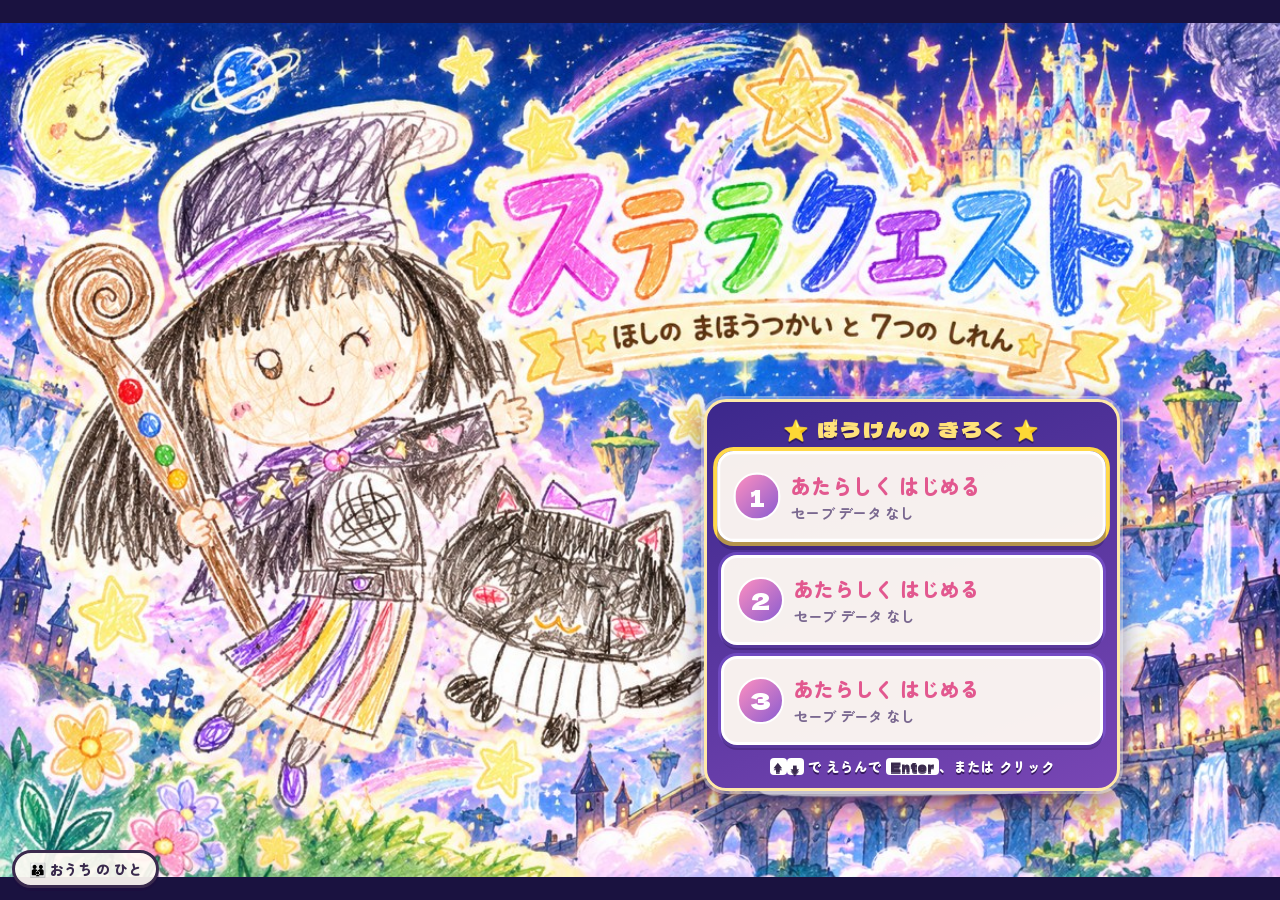
<file: index.html>
<!doctype html>
<html lang="ja">
<head>
<meta charset="utf-8">
<meta name="viewport" content="width=device-width, initial-scale=1">
<title>ステラクエスト</title>
<link rel="apple-touch-icon" href="game/icon/apple-touch-icon.png">
<link rel="icon" type="image/png" href="game/icon/favicon.png">
<meta name="apple-mobile-web-app-capable" content="yes">
<meta name="mobile-web-app-capable" content="yes">
<meta name="apple-mobile-web-app-title" content="ステラクエスト">
<meta name="apple-mobile-web-app-status-bar-style" content="black">
<meta http-equiv="refresh" content="0; url=ステラクエスト.html">
<script>location.replace('ステラクエスト.html');</script>
</head>
<body style="background:#1a1040"></body>
</html>
</file>
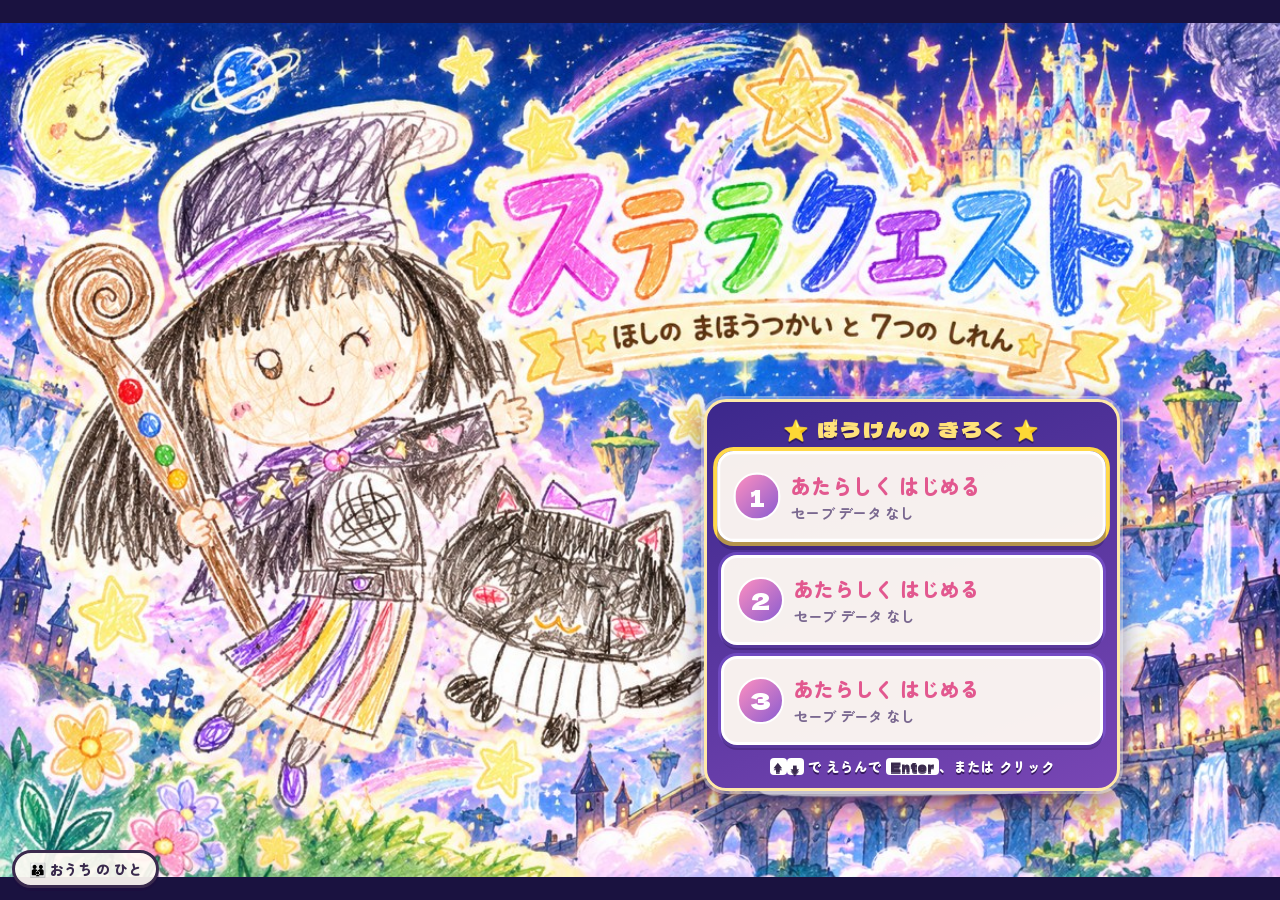
<file: ステラクエスト.html>
<!doctype html>
<html lang="ja">
<head>
<meta charset="utf-8">
<meta name="viewport" content="width=device-width, initial-scale=1, maximum-scale=1, user-scalable=no">
<title>ステラクエスト</title>
<link rel="apple-touch-icon" href="game/icon/apple-touch-icon.png">
<link rel="icon" type="image/png" href="game/icon/favicon.png">
<meta name="apple-mobile-web-app-capable" content="yes">
<meta name="mobile-web-app-capable" content="yes">
<meta name="apple-mobile-web-app-title" content="ステラクエスト">
<meta name="apple-mobile-web-app-status-bar-style" content="black">
<link rel="preconnect" href="https://fonts.googleapis.com">
<link rel="preconnect" href="https://fonts.gstatic.com" crossorigin>
<link rel="stylesheet" href="https://fonts.googleapis.com/css2?family=Dela+Gothic+One&family=Zen+Maru+Gothic:wght@500;700;900&display=swap">
<link rel="stylesheet" href="game/css/style.css">
<style>
  html, body { margin: 0; height: 100%; overflow: hidden; background: #1a1240; }
  /* タイトルの え（3:2）を がめんに おさめて、その うえに スロットを かさねる */
  .stage { position: absolute; inset: 0; display: grid; place-items: center; }
  .art { position: relative; width: min(100vw, 150vh); aspect-ratio: 3 / 2; background: center / cover no-repeat; }
  /* えに かいてある ボタン（はじめから・おわる など）を かくす パネル */
  .panel { position: absolute; left: 55%; top: 44%; width: 32.5%; height: 46%; box-sizing: border-box; padding: 1.4vmin 1.6vmin; border-radius: 22px; background: linear-gradient(160deg, #3c288c, #7846b4); border: 3px solid #ffe9a8; box-shadow: 0 0 0 3px rgba(255,255,255,.35), 0 10px 30px rgba(20,10,60,.5); display: flex; flex-direction: column; gap: 1.2vmin; }
  .panel-title { text-align: center; font-family: var(--display); font-size: 2.3vmin; color: #ffe27a; letter-spacing: .1em; text-shadow: 0 2px 0 rgba(30,10,60,.6); }
  .slots { display: flex; flex-direction: column; gap: 1.2vmin; flex: 1; }
  .slot { position: relative; flex: 1; display: flex; align-items: center; gap: 10px; padding: 1.1vmin 1.4vmin; border-radius: 16px; border: 3px solid #fff; background: rgba(255,250,243,.95); box-shadow: 0 5px 0 rgba(40,20,80,.35), 0 0 0 3px rgba(130,90,220,.55); cursor: pointer; font-family: var(--body); color: var(--ink); text-align: left; transition: transform .12s; }
  .slot:hover, .slot:focus-visible { transform: translateY(-3px) scale(1.02); outline: none; box-shadow: 0 8px 0 rgba(40,20,80,.35), 0 0 0 4px #ffd84a; }
  .slot .no { flex: none; width: 5.2vmin; height: 5.2vmin; border-radius: 50%; display: grid; place-items: center; font-family: var(--display); font-size: 2.6vmin; color: #fff; background: linear-gradient(135deg, #ff8fbf, #8a5cd1); border: 2px solid #fff; }
  .slot .info { flex: 1; min-width: 0; display: flex; flex-direction: column; gap: .2vmin; }
  .slot .l1 { font-weight: 900; font-size: 2.2vmin; white-space: nowrap; overflow: hidden; text-overflow: ellipsis; }
  .slot .l2 { font-weight: 700; font-size: 1.6vmin; color: #7a6890; white-space: nowrap; display: flex; gap: 1.2vmin; align-items: center; }
  .slot .l2 img { width: 2vmin; height: 2vmin; vertical-align: -0.3vmin; }
  .slot.empty .l1 { color: #e2588f; }
  .slot .del { flex: none; font-family: var(--body); font-weight: 900; font-size: 1.5vmin; color: #9a8aac; background: #f2edf6; border: 2px solid #d9cfe3; border-radius: 999px; padding: .6vmin 1.2vmin; cursor: pointer; }
  .slot .del:hover { color: #e8203c; border-color: #e8203c; }
  .confirm { position: absolute; inset: 0; border-radius: 13px; background: rgba(255,240,245,.98); display: flex; align-items: center; justify-content: center; gap: 1.2vmin; font-weight: 900; font-size: 1.9vmin; color: #e8203c; }
  .confirm button { font-family: var(--body); font-weight: 900; font-size: 1.8vmin; border-radius: 999px; padding: .6vmin 1.8vmin; border: 2px solid var(--ink); cursor: pointer; }
  .confirm .yes { background: #e8203c; color: #fff; }
  .confirm .no2 { background: #fff; color: var(--ink); }
  .modepick { color: var(--ink); background: rgba(240,248,255,.98); font-size: 1.5vmin; gap: .6vmin; white-space: nowrap; }
  .modepick button { font-size: 1.55vmin; padding: .6vmin 1vmin; background: #fff; color: var(--ink); white-space: nowrap; }
  .modepick button.on, .modepick button:hover { background: #ffd84a; }
  .slot .mode { display: inline-block; font-size: 1.4vmin; color: #fff; background: #8a5cd1; border-radius: 999px; padding: 0 .9vmin; margin-right: .6vmin; vertical-align: .2vmin; }
  .slot .mode.hoikuen { background: #ff8ac0; }
  .cheat-msg { text-align: center; font-weight: 900; font-size: 1.9vmin; line-height: 1.4; color: #fff3a0; background: rgba(255,120,200,.35); border: 2px dashed #ffe27a; border-radius: 12px; padding: .5vmin 1vmin; animation: popin .4s; }
  .keyhint { white-space: nowrap; text-align: center; color: #fff; font-weight: 900; font-size: 1.5vmin; text-shadow: 0 2px 0 rgba(30,10,60,.7); }
  .keyhint kbd { display: inline; min-width: 0; padding: 0 .5vmin; background: #fff; color: var(--ink); font-size: 1.3vmin; border-radius: 4px; }
</style>
</head>
<body>
<div class="stage">
  <div class="art" id="art">
    <div class="panel">
      <div class="panel-title">⭐ ぼうけんの きろく ⭐</div>
      <div class="slots" id="slots"></div>
      <div class="keyhint"><kbd>↑</kbd><kbd>↓</kbd> で えらんで <kbd>Enter</kbd>、または クリック</div>
    </div>
  </div>
</div>

<script src="game/data/stella_images.js"></script>
<script src="game/js/stella_save.js"></script>
<script>
'use strict';
const IMG = window.STELLA_IMAGES || {};
document.getElementById('art').style.backgroundImage = `url("${IMG.title}")`;
let sel = 0;

function renderSlots() {
  const box = document.getElementById('slots');
  box.innerHTML = '';
  for (let n = 1; n <= SAVE_SLOTS; n++) {
    const d = loadSlot(n);
    const b = document.createElement('div');
    b.className = 'slot' + (d ? '' : ' empty');
    b.tabIndex = 0;
    b.dataset.n = n;
    b.setAttribute('role', 'button');
    if (d) {
      const s = slotSummary(d);
      b.innerHTML = `<span class="no">${n}</span><span class="info"><span class="l1"><span class="mode ${d.mode || 'grade1'}">${s.mode}</span>${s.progress}・${s.place}</span>
        <span class="l2"><span><img src="${IMG.arca}" alt="アルカ"> ${s.arca}</span><span>⏱ ${s.time}</span><span>${s.date}</span></span></span>
        <button class="del" type="button">けす</button>`;
    } else {
      b.innerHTML = `<span class="no">${n}</span><span class="info"><span class="l1">あたらしく はじめる</span><span class="l2">セーブ データ なし</span></span>`;
    }
    b.addEventListener('click', (e) => {
      if (e.target.closest('.del')) { askDelete(b, n); e.stopPropagation(); return; }
      if (e.target.closest('.confirm')) return;
      if (d) start(n); else askMode(b, n);
    });
    b.addEventListener('mouseenter', () => focusSlot(n - 1));
    box.appendChild(b);
  }
  focusSlot(sel);
}

// セーブを けす（ブラウザの confirm は つかわず、スロットの うえで かくにん）
function askDelete(el, n) {
  if (el.querySelector('.confirm')) return;
  const c = document.createElement('div');
  c.className = 'confirm';
  c.innerHTML = 'ほんとうに けす？ <button class="yes" type="button">けす</button><button class="no2" type="button">やめる</button>';
  c.querySelector('.yes').addEventListener('click', (e) => { e.stopPropagation(); deleteSlot(n); renderSlots(); });
  c.querySelector('.no2').addEventListener('click', (e) => { e.stopPropagation(); c.remove(); });
  el.appendChild(c);
}

// あたらしく はじめる ときは モードを えらぶ（スロットの うえ）
function askMode(el, n) {
  if (el.querySelector('.confirm')) return;
  const c = document.createElement('div');
  c.className = 'confirm modepick';
  c.innerHTML = 'どっちで あそぶ？ <button class="on" type="button" data-mode="grade1">しょうがく 1ねんせい</button><button type="button" data-mode="hoikuen">ほいくえん</button>';
  c.querySelectorAll('[data-mode]').forEach((b) => b.addEventListener('click', (e) => { e.stopPropagation(); start(n, b.dataset.mode); }));
  el.appendChild(c);
}

function focusSlot(i) {
  const slots = [...document.querySelectorAll('.slot')];
  sel = (i + slots.length) % slots.length;
  slots[sel].focus({ preventScroll: true });
}

// あいている スロット → あたらしく はじめる、データあり → つづきから
// うらわざ：タイトルで ↑↑↓↓←→←→ → つぎに えらんだ ぼうけん が 9999アルカ・なんいど5 まで クリア に なる
const CHEAT_KEYS = ['ArrowUp', 'ArrowUp', 'ArrowDown', 'ArrowDown', 'ArrowLeft', 'ArrowRight', 'ArrowLeft', 'ArrowRight'];
let cheatPos = 0, cheatOn = false;
function cheatKey(key) {
  cheatPos = key === CHEAT_KEYS[cheatPos] ? cheatPos + 1 : key === CHEAT_KEYS[0] ? 1 : 0;
  if (cheatPos < CHEAT_KEYS.length || cheatOn) return;
  cheatOn = true; cheatPos = 0;
  const m = document.createElement('div');
  m.className = 'cheat-msg'; m.id = 'cheatMsg';
  m.textContent = '✨ うらわざ はつどう！ つぎに えらんだ ぼうけんは 9999アルカ・なんいど5 まで クリア！';
  document.getElementById('slots').before(m);
  [523, 659, 784, 1046].forEach((f, i) => { try { const a = new AudioContext(), o = a.createOscillator(), g = a.createGain(); o.frequency.value = f; g.gain.value = 0.08; o.connect(g); g.connect(a.destination); o.start(a.currentTime + i * 0.09); o.stop(a.currentTime + i * 0.09 + 0.12); } catch { /* おと なし */ } });
}
function start(n, mode) { location.href = `game/stella.html#slot${n}` + (mode ? `&mode=${mode}` : '') + (cheatOn ? '&cheat=1' : ''); }

addEventListener('keydown', (e) => {
  if (!e.repeat) cheatKey(e.key);
  const pickBox = document.querySelector('.modepick');
  if (pickBox) { // モードえらび：← → で えらんで Enter
    const bs = [...pickBox.querySelectorAll('button')], i = bs.findIndex((b) => b.classList.contains('on'));
    if (e.key === 'ArrowLeft' || e.key === 'ArrowRight') { bs[i].classList.remove('on'); bs[(i + 1) % 2].classList.add('on'); e.preventDefault(); }
    if (e.key === 'Enter') { bs[i].click(); e.preventDefault(); }
    if (e.key === 'Escape') pickBox.remove();
    return;
  }
  if (document.querySelector('.confirm')) return;
  if (e.key === 'ArrowDown') { focusSlot(sel + 1); e.preventDefault(); }
  if (e.key === 'ArrowUp') { focusSlot(sel - 1); e.preventDefault(); }
  if (e.key === 'Enter') { const el = document.querySelectorAll('.slot')[sel]; if (el.classList.contains('empty')) askMode(el, sel + 1); else start(sel + 1); e.preventDefault(); }
});
renderSlots();
</script>
<script src="game/js/stella_parent.js"></script>
</body>
</html>
</file>
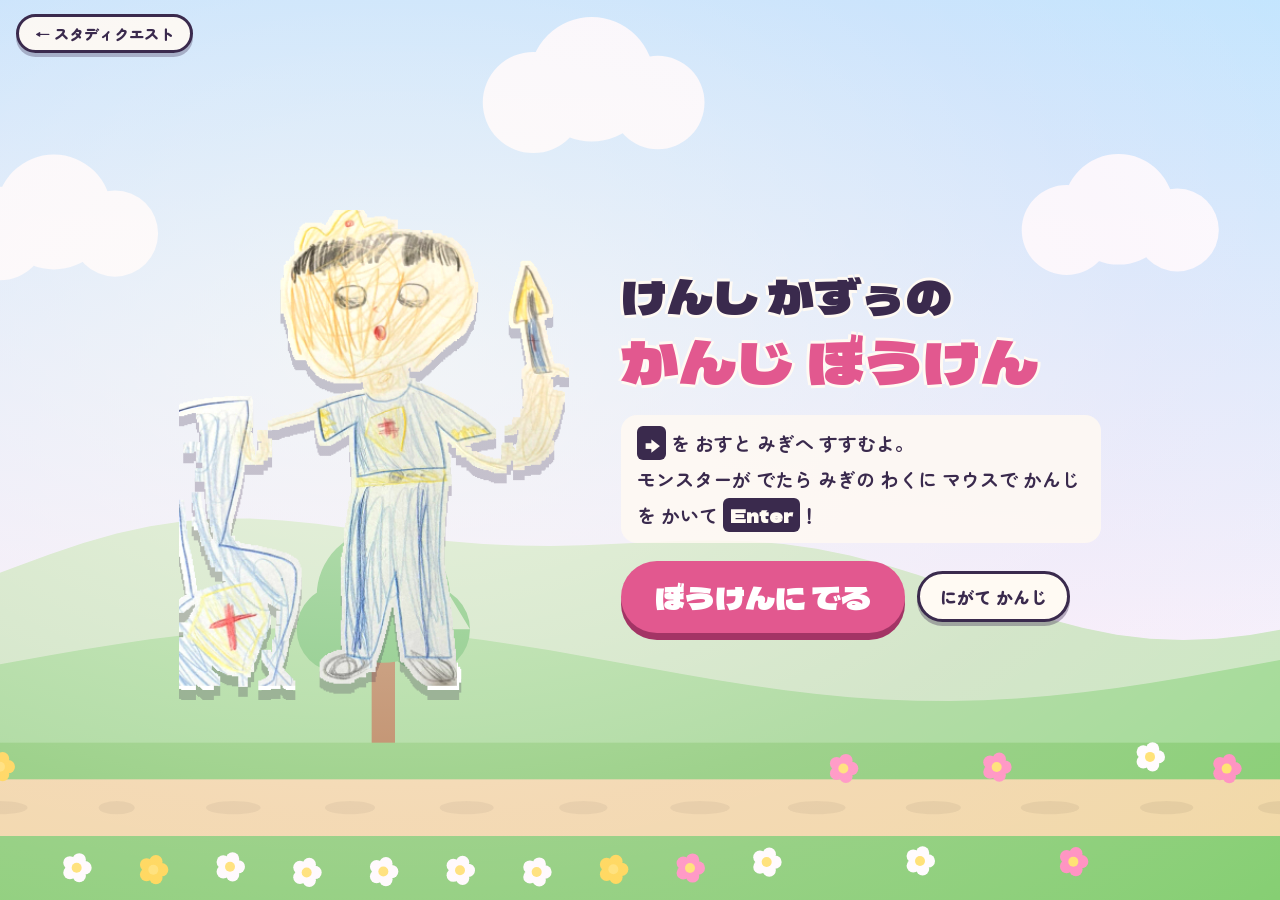
<file: game/kanji.html>
<!doctype html>
<html lang="ja">
<head>
<meta charset="utf-8">
<meta name="viewport" content="width=device-width, initial-scale=1">
<title>かずぅの かんじ ぼうけん</title>
<link rel="preconnect" href="https://fonts.googleapis.com">
<link rel="preconnect" href="https://fonts.gstatic.com" crossorigin>
<link rel="stylesheet" href="https://fonts.googleapis.com/css2?family=Dela+Gothic+One&family=Klee+One:wght@600&family=Zen+Maru+Gothic:wght@500;700;900&display=swap">
<link rel="stylesheet" href="css/style.css">
<link rel="stylesheet" href="css/kanji.css">
<script>
  // game.js（きょうつうの しくみ）に わたす せってい
  window.HERO_FOLDER = '剣士';
  window.RECORD_KEY = 'kanji-ken:records';
</script>
</head>
<body class="kanji">
<div id="game">
  <canvas id="cv"></canvas>

  <!-- 上の じょうほう -->
  <div id="hud" hidden>
    <div class="hud-box lv">
      <span class="cap">レベル</span>
      <span id="lvnum" class="lvnum">1</span>
      <span id="placeName" class="place"></span>
    </div>
    <div class="hud-box streaks">
      <div class="row"><span class="cap">ボスまで</span><span id="okmarks" class="marks"></span></div>
      <div class="row"><span class="cap">ミス</span><span id="ngmarks" class="marks"></span></div>
    </div>
    <button id="muteBtn" class="hud-btn" type="button">おと：オン</button>
  </div>
  <div id="bossNotice" class="boss-notice" hidden>ボスの けはい… すすんで みよう！</div>

  <!-- ボス しゅつげん -->
  <div id="bossWarn" class="boss-warn" hidden>
    <div class="stripe top"></div>
    <div class="warn-text">ボス しゅつげん！</div>
    <div class="stripe bottom"></div>
  </div>

  <!-- タイトル -->
  <div id="title" class="overlay title">
    <a class="back-link" href="studyquest.html">← スタディクエスト</a>
    <img id="titleChara" class="title-chara" alt="かずぅ">
    <div class="title-text">
      <h1>けんし かずぅの<br><span>かんじ ぼうけん</span></h1>
      <p><kbd>→</kbd> を おすと みぎへ すすむよ。<br>
         モンスターが でたら みぎの わくに マウスで かんじを かいて <kbd>Enter</kbd>！</p>
      <div class="title-btns">
        <button id="startBtn" class="big-btn" type="button">ぼうけんに でる</button>
        <button id="weakBtn" class="sub-btn" type="button">にがて かんじ</button>
      </div>
    </div>
  </div>

  <!-- もんだい -->
  <div id="quiz" data-avoid hidden>
    <div id="monName" class="mon-name"></div>
    <div id="wordBox" class="word-box"></div>
    <div id="qmsg" class="qmsg"></div>
    <button id="nextBtn" class="next-btn" type="button" hidden><kbd>Enter</kbd> で つぎへ</button>
  </div>

  <!-- かきとり -->
  <div id="writePad" class="write-pad" data-avoid hidden>
    <div class="pad-head"><span id="padTitle">ここに かいてね</span><span id="padCount">0かく</span></div>
    <canvas id="padCanvas"></canvas>
    <div class="pad-btns">
      <button id="undoBtn" type="button">1かく けす</button>
      <button id="clearBtn" type="button">ぜんぶ けす</button>
      <button id="hintBtn" type="button">おてほん</button>
      <button id="okBtn" class="ok" type="button">こたえる</button>
    </div>
  </div>
  <div id="pad" hidden></div><!-- けいさんの テンキー（つかわない） -->

  <button id="walkBtn" class="walk-btn" type="button" hidden>すすむ ▶</button>

  <!-- にがて かんじ -->
  <div id="weakList" class="overlay weak" hidden>
    <div class="clear-card">
      <div class="weak-title">にがて かんじ</div>
      <p class="weak-lead">まちがえた かんじ です。3かい つづけて せいかい すると「こくふく」！</p>
      <div id="weakItems" class="weak-items"></div>
      <div class="title-btns">
        <button id="weakClose" class="big-btn" type="button">とじる</button>
        <button id="weakReset" class="sub-btn" type="button">きろくを けす</button>
      </div>
    </div>
  </div>

  <!-- ゲームクリア -->
  <div id="clear" class="overlay clear" hidden>
    <div class="clear-card">
      <div class="clear-title">ゲーム クリア！</div>
      <div class="clear-chars"><img id="clearHero" alt="かずぅ"><img id="clearCat" alt="にゃんこ"></div>
      <div class="clear-stats">
        <div>まちがえた かず<b id="clearMiss">0</b></div>
        <div>クリア じかん<span id="clearTime"></span></div>
      </div>
      <div id="clearRank" class="clear-rank"></div>
      <div class="rank-head">ランキング（まちがいが すくない じゅん）</div>
      <ol id="rankList" class="rank-list"></ol>
      <button id="againBtn" class="big-btn" type="button">タイトルへ</button>
    </div>
  </div>

  <!-- レベルアップ -->
  <div id="lvup" class="fx lvup" hidden>
    <div class="fx-inner">
      <div class="fx-title" id="upTitle">レベル<br>アップ！</div>
      <img class="fx-chara" id="upChara" alt="">
      <div class="fx-sub" id="upSub"></div>
    </div>
  </div>

  <!-- やりなおし -->
  <div id="lvdown" class="fx lvdown" hidden>
    <div class="flash"></div>
    <svg class="ghost g1" viewBox="0 0 100 120" aria-hidden="true"><path d="M10 60 C10 20 90 20 90 60 L90 110 L76 98 L63 110 L50 98 L37 110 L24 98 L10 110 Z" fill="#f4eefe"/><ellipse cx="36" cy="58" rx="7" ry="10" fill="#2a1840"/><ellipse cx="64" cy="58" rx="7" ry="10" fill="#2a1840"/><ellipse cx="28" cy="74" rx="7" ry="4" fill="#ffb3d1"/><ellipse cx="72" cy="74" rx="7" ry="4" fill="#ffb3d1"/><path d="M42 80 Q50 90 58 80" stroke="#2a1840" stroke-width="4" fill="none" stroke-linecap="round"/></svg>
    <svg class="ghost g2" viewBox="0 0 100 120" aria-hidden="true"><path d="M10 60 C10 20 90 20 90 60 L90 110 L76 98 L63 110 L50 98 L37 110 L24 98 L10 110 Z" fill="#f4eefe"/><ellipse cx="36" cy="58" rx="7" ry="10" fill="#2a1840"/><ellipse cx="64" cy="58" rx="7" ry="10" fill="#2a1840"/><path d="M40 82 L60 82" stroke="#2a1840" stroke-width="4" stroke-linecap="round"/></svg>
    <div class="fx-inner">
      <div class="fx-title drip" id="downTitle">やり<br>なおし…</div>
      <img class="fx-chara shiver" id="downChara" alt="">
      <div class="fx-sub" id="downSub"></div>
    </div>
  </div>
</div>

<script src="data/images.js"></script>
<script src="data/kanji_data.js"></script>
<script src="js/sprites.js"></script>
<script src="js/game.js"></script>
<script src="js/maze.js"></script>
<script src="js/placeholders.js"></script>
<script src="js/kanji_core.js"></script>
<script src="js/kanji.js"></script>
</body>
</html>
</file>
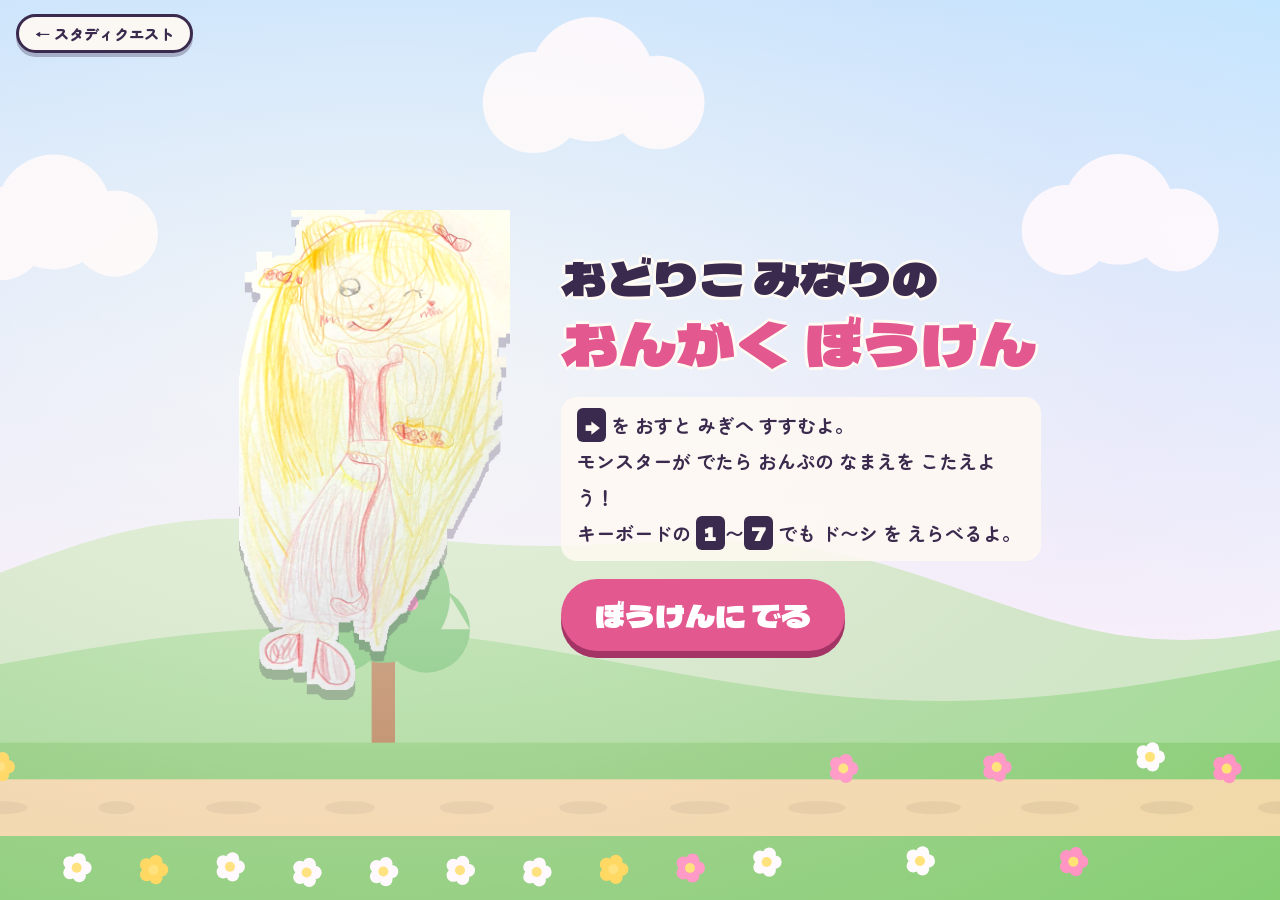
<file: game/music.html>
<!doctype html>
<html lang="ja">
<head>
<meta charset="utf-8">
<meta name="viewport" content="width=device-width, initial-scale=1">
<title>みなりの おんがく ぼうけん</title>
<link rel="preconnect" href="https://fonts.googleapis.com">
<link rel="preconnect" href="https://fonts.gstatic.com" crossorigin>
<link rel="stylesheet" href="https://fonts.googleapis.com/css2?family=Dela+Gothic+One&family=Noto+Music&family=Zen+Maru+Gothic:wght@500;700;900&display=swap">
<link rel="stylesheet" href="css/style.css">
<link rel="stylesheet" href="css/music.css">
<script>
  // game.js（きょうつうの しくみ）に わたす せってい
  window.HERO_FOLDER = '踊り子';
  window.RECORD_KEY = 'music-dancer:records';
</script>
</head>
<body class="music">
<div id="game">
  <canvas id="cv"></canvas>

  <!-- 上の じょうほう -->
  <div id="hud" hidden>
    <div class="hud-box lv">
      <span class="cap">レベル</span>
      <span id="lvnum" class="lvnum">1</span>
      <span id="placeName" class="place"></span>
    </div>
    <div class="hud-box streaks">
      <div class="row"><span class="cap">ボスまで</span><span id="okmarks" class="marks"></span></div>
      <div class="row"><span class="cap">ミス</span><span id="ngmarks" class="marks"></span></div>
    </div>
    <button id="muteBtn" class="hud-btn" type="button">おと：オン</button>
  </div>
  <div id="bossNotice" class="boss-notice" hidden>ボスの けはい… すすんで みよう！</div>

  <!-- ボス しゅつげん -->
  <div id="bossWarn" class="boss-warn" hidden>
    <div class="stripe top"></div>
    <div class="warn-text">ボス しゅつげん！</div>
    <div class="stripe bottom"></div>
  </div>

  <!-- タイトル -->
  <div id="title" class="overlay title">
    <a class="back-link" href="studyquest.html">← スタディクエスト</a>
    <img id="titleChara" class="title-chara" alt="みなり">
    <div class="title-text">
      <h1>おどりこ みなりの<br><span>おんがく ぼうけん</span></h1>
      <p><kbd>→</kbd> を おすと みぎへ すすむよ。<br>
         モンスターが でたら おんぷの なまえを こたえよう！<br>
         キーボードの <kbd>1</kbd>〜<kbd>7</kbd> でも ド〜シ を えらべるよ。</p>
      <button id="startBtn" class="big-btn" type="button">ぼうけんに でる</button>
    </div>
  </div>

  <!-- もんだい -->
  <div id="quiz" data-avoid hidden>
    <div id="monName" class="mon-name"></div>
    <div id="songTitle" class="song-title"></div>
    <div id="staffBox" class="staff-box"></div>
    <div id="mInstr" class="m-instr"></div>
    <div id="qmsg" class="qmsg"></div>
    <button id="nextBtn" class="next-btn" type="button" hidden><kbd>Enter</kbd> で つぎへ</button>
  </div>

  <!-- こたえる ボタン -->
  <div id="answerBar" class="answer-bar" data-avoid hidden>
    <div id="noteKeys" class="note-keys"></div>
    <div class="bar-side">
      <button id="replayBtn" type="button">♪ もういちど きく</button>
      <button id="placeOk" class="ok" type="button">こたえる</button>
    </div>
  </div>
  <div id="pad" hidden></div><!-- けいさんの テンキー（つかわない） -->

  <button id="walkBtn" class="walk-btn" type="button" hidden>すすむ ▶</button>

  <!-- ゲームクリア -->
  <div id="clear" class="overlay clear" hidden>
    <div class="clear-card">
      <div class="clear-title">ゲーム クリア！</div>
      <div class="clear-chars"><img id="clearHero" alt="みなり"><img id="clearCat" alt="にゃんこ"></div>
      <div class="clear-stats">
        <div>まちがえた かず<b id="clearMiss">0</b></div>
        <div>クリア じかん<span id="clearTime"></span></div>
      </div>
      <div id="clearRank" class="clear-rank"></div>
      <div class="rank-head">ランキング（まちがいが すくない じゅん）</div>
      <ol id="rankList" class="rank-list"></ol>
      <button id="againBtn" class="big-btn" type="button">タイトルへ</button>
    </div>
  </div>

  <!-- レベルアップ -->
  <div id="lvup" class="fx lvup" hidden>
    <div class="fx-inner">
      <div class="fx-title" id="upTitle">レベル<br>アップ！</div>
      <img class="fx-chara" id="upChara" alt="">
      <div class="fx-sub" id="upSub"></div>
    </div>
  </div>

  <!-- やりなおし -->
  <div id="lvdown" class="fx lvdown" hidden>
    <div class="flash"></div>
    <svg class="ghost g1" viewBox="0 0 100 120" aria-hidden="true"><path d="M10 60 C10 20 90 20 90 60 L90 110 L76 98 L63 110 L50 98 L37 110 L24 98 L10 110 Z" fill="#f4eefe"/><ellipse cx="36" cy="58" rx="7" ry="10" fill="#2a1840"/><ellipse cx="64" cy="58" rx="7" ry="10" fill="#2a1840"/><ellipse cx="28" cy="74" rx="7" ry="4" fill="#ffb3d1"/><ellipse cx="72" cy="74" rx="7" ry="4" fill="#ffb3d1"/><path d="M42 80 Q50 90 58 80" stroke="#2a1840" stroke-width="4" fill="none" stroke-linecap="round"/></svg>
    <svg class="ghost g2" viewBox="0 0 100 120" aria-hidden="true"><path d="M10 60 C10 20 90 20 90 60 L90 110 L76 98 L63 110 L50 98 L37 110 L24 98 L10 110 Z" fill="#f4eefe"/><ellipse cx="36" cy="58" rx="7" ry="10" fill="#2a1840"/><ellipse cx="64" cy="58" rx="7" ry="10" fill="#2a1840"/><path d="M40 82 L60 82" stroke="#2a1840" stroke-width="4" stroke-linecap="round"/></svg>
    <div class="fx-inner">
      <div class="fx-title drip" id="downTitle">やり<br>なおし…</div>
      <img class="fx-chara shiver" id="downChara" alt="">
      <div class="fx-sub" id="downSub"></div>
    </div>
  </div>
</div>

<script src="data/images.js"></script>
<script src="js/sprites.js"></script>
<script src="js/game.js"></script>
<script src="js/maze.js"></script>
<script src="js/placeholders.js"></script>
<script src="js/music_core.js"></script>
<script src="js/music.js"></script>
</body>
</html>
</file>
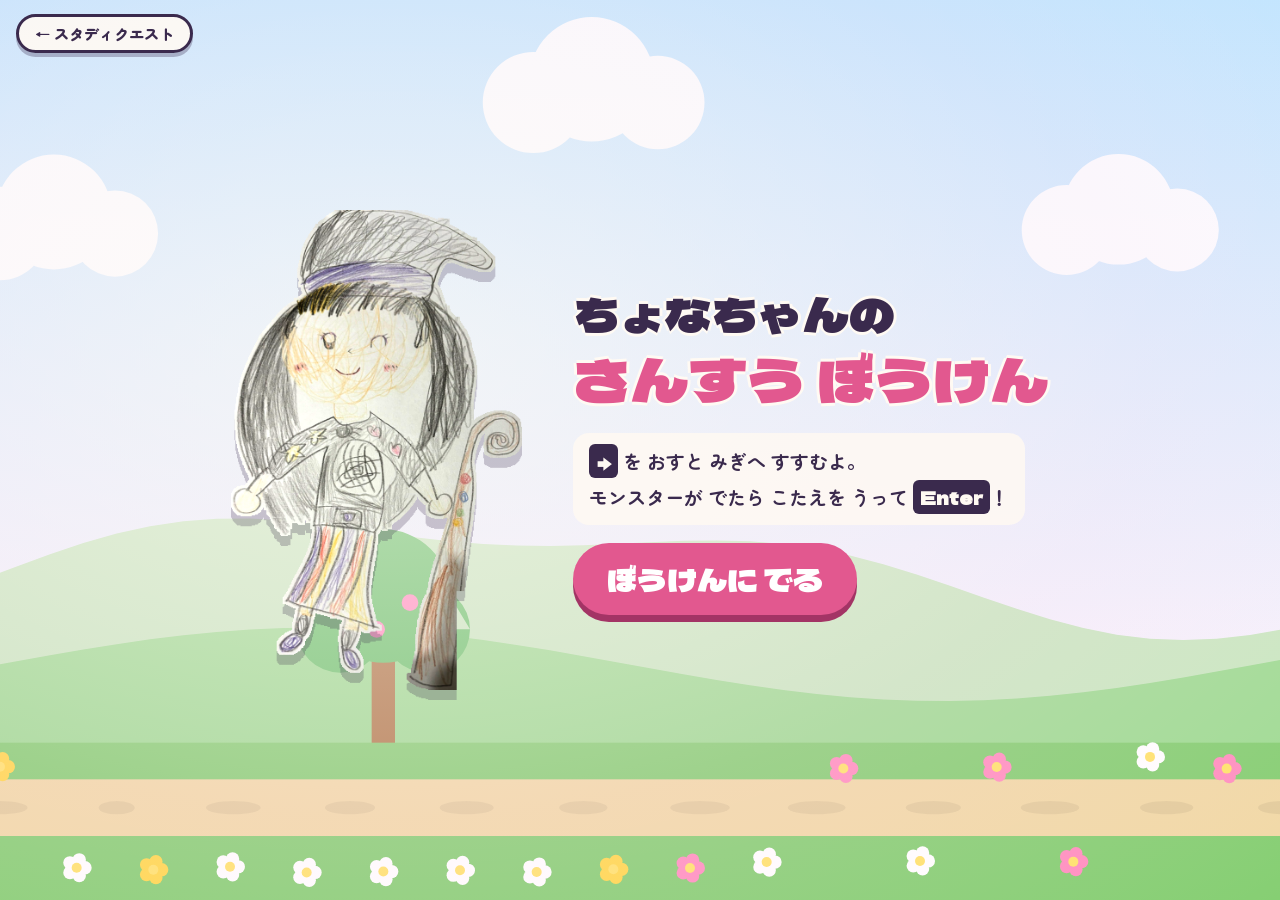
<file: game/sansu.html>
<!doctype html>
<html lang="ja">
<head>
<meta charset="utf-8">
<meta name="viewport" content="width=device-width, initial-scale=1">
<title>ちょなちゃんの さんすう ぼうけん</title>
<link rel="preconnect" href="https://fonts.googleapis.com">
<link rel="preconnect" href="https://fonts.gstatic.com" crossorigin>
<link rel="stylesheet" href="https://fonts.googleapis.com/css2?family=Dela+Gothic+One&family=Zen+Maru+Gothic:wght@500;700;900&display=swap">
<link rel="stylesheet" href="css/style.css">
</head>
<body>
<div id="game">
  <canvas id="cv"></canvas>

  <!-- 上の じょうほう -->
  <div id="hud" hidden>
    <div class="hud-box lv">
      <span class="cap">レベル</span>
      <span id="lvnum" class="lvnum">1</span>
      <span id="placeName" class="place"></span>
    </div>
    <div class="hud-box streaks">
      <div class="row"><span class="cap">ボスまで</span><span id="okmarks" class="marks"></span></div>
      <div class="row"><span class="cap">ミス</span><span id="ngmarks" class="marks"></span></div>
    </div>
    <button id="muteBtn" class="hud-btn" type="button">おと：オン</button>
  </div>
  <div id="bossNotice" class="boss-notice" hidden>ボスの けはい… すすんで みよう！</div>

  <!-- ボス しゅつげん -->
  <div id="bossWarn" class="boss-warn" hidden>
    <div class="stripe top"></div>
    <div class="warn-text">ボス しゅつげん！</div>
    <div class="stripe bottom"></div>
  </div>

  <!-- タイトル -->
  <div id="title" class="overlay title">
    <a class="back-link" href="studyquest.html">← スタディクエスト</a>
    <img id="titleChara" class="title-chara" alt="ちょなちゃん">
    <div class="title-text">
      <h1>ちょなちゃんの<br><span>さんすう ぼうけん</span></h1>
      <p><kbd>→</kbd> を おすと みぎへ すすむよ。<br>
         モンスターが でたら こたえを うって <kbd>Enter</kbd>！</p>
      <button id="startBtn" class="big-btn" type="button">ぼうけんに でる</button>
    </div>
  </div>

  <!-- もんだい -->
  <div id="quiz" data-avoid hidden>
    <div id="monName" class="mon-name"></div>
    <div id="formulaH" class="formula"><span id="qtext"></span><span class="eq">=</span><span id="ans" class="ans"></span></div>
    <!-- 2けたの もんだいは たての ひっさん -->
    <div id="vbox" class="vbox" hidden>
      <div id="vgrid" class="vgrid"></div>
      <div id="vstep" class="vstep"></div>
    </div>
    <div id="qmsg" class="qmsg"></div>
    <div id="hint" class="hint" hidden>
      <div id="hintLabel" class="hint-label"></div>
      <div id="hintBlocks" class="hint-blocks"></div>
    </div>
    <button id="nextBtn" class="next-btn" type="button" hidden><kbd>Enter</kbd> で つぎへ</button>
  </div>

  <div id="pad" hidden>
    <button type="button" data-k="7">7</button><button type="button" data-k="8">8</button><button type="button" data-k="9">9</button>
    <button type="button" data-k="4">4</button><button type="button" data-k="5">5</button><button type="button" data-k="6">6</button>
    <button type="button" data-k="1">1</button><button type="button" data-k="2">2</button><button type="button" data-k="3">3</button>
    <button type="button" data-k="del" class="sub">けす</button><button type="button" data-k="0">0</button><button type="button" data-k="ok" class="ok">こたえる</button>
  </div>

  <button id="walkBtn" class="walk-btn" type="button" hidden>すすむ ▶</button>

  <!-- ゲームクリア -->
  <div id="clear" class="overlay clear" hidden>
    <div class="clear-card">
      <div class="clear-title">ゲーム クリア！</div>
      <div class="clear-chars"><img id="clearHero" alt="ちょなちゃん"><img id="clearCat" alt="にゃんこ"></div>
      <div class="clear-stats">
        <div>まちがえた かず<b id="clearMiss">0</b></div>
        <div>クリア じかん<span id="clearTime"></span></div>
      </div>
      <div id="clearRank" class="clear-rank"></div>
      <div class="rank-head">ランキング（まちがいが すくない じゅん）</div>
      <ol id="rankList" class="rank-list"></ol>
      <button id="againBtn" class="big-btn" type="button">タイトルへ</button>
    </div>
  </div>

  <!-- レベルアップ -->
  <div id="lvup" class="fx lvup" hidden>
    <div class="fx-inner">
      <div class="fx-title" id="upTitle">レベル<br>アップ！</div>
      <img class="fx-chara" id="upChara" alt="">
      <div class="fx-sub" id="upSub"></div>
    </div>
  </div>

  <!-- レベルダウン -->
  <div id="lvdown" class="fx lvdown" hidden>
    <div class="flash"></div>
    <svg class="ghost g1" viewBox="0 0 100 120" aria-hidden="true"><path d="M10 60 C10 20 90 20 90 60 L90 110 L76 98 L63 110 L50 98 L37 110 L24 98 L10 110 Z" fill="#f4eefe"/><ellipse cx="36" cy="58" rx="7" ry="10" fill="#2a1840"/><ellipse cx="64" cy="58" rx="7" ry="10" fill="#2a1840"/><ellipse cx="28" cy="74" rx="7" ry="4" fill="#ffb3d1"/><ellipse cx="72" cy="74" rx="7" ry="4" fill="#ffb3d1"/><path d="M42 80 Q50 90 58 80" stroke="#2a1840" stroke-width="4" fill="none" stroke-linecap="round"/></svg>
    <svg class="ghost g2" viewBox="0 0 100 120" aria-hidden="true"><path d="M10 60 C10 20 90 20 90 60 L90 110 L76 98 L63 110 L50 98 L37 110 L24 98 L10 110 Z" fill="#f4eefe"/><ellipse cx="36" cy="58" rx="7" ry="10" fill="#2a1840"/><ellipse cx="64" cy="58" rx="7" ry="10" fill="#2a1840"/><path d="M40 82 L60 82" stroke="#2a1840" stroke-width="4" stroke-linecap="round"/></svg>
    <div class="fx-inner">
      <div class="fx-title drip" id="downTitle">レベル<br>ダウン…</div>
      <img class="fx-chara shiver" id="downChara" alt="">
      <div class="fx-sub" id="downSub"></div>
    </div>
  </div>
</div>

<script src="data/images.js"></script>
<script src="js/sprites.js"></script>
<script src="js/game.js"></script>
<script src="js/maze.js"></script>
</body>
</html>
</file>
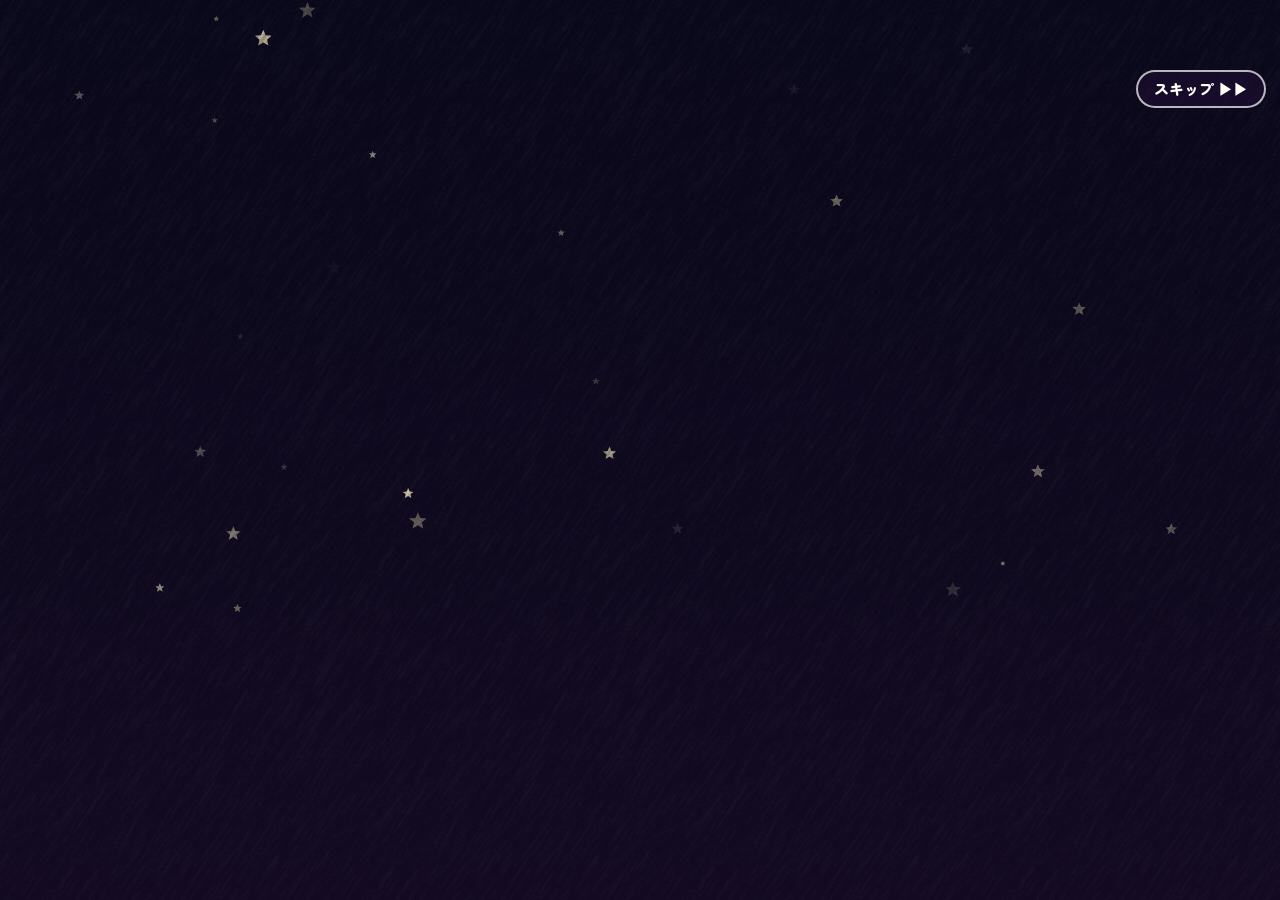
<file: game/stella.html>
<!doctype html>
<html lang="ja">
<head>
<meta charset="utf-8">
<meta name="viewport" content="width=device-width, initial-scale=1, maximum-scale=1, user-scalable=no">
<title>ステラクエスト</title>
<link rel="apple-touch-icon" href="icon/apple-touch-icon.png">
<link rel="icon" type="image/png" href="icon/favicon.png">
<meta name="apple-mobile-web-app-capable" content="yes">
<meta name="mobile-web-app-capable" content="yes">
<meta name="apple-mobile-web-app-title" content="ステラクエスト">
<meta name="apple-mobile-web-app-status-bar-style" content="black">
<link rel="preconnect" href="https://fonts.googleapis.com">
<link rel="preconnect" href="https://fonts.gstatic.com" crossorigin>
<link rel="stylesheet" href="https://fonts.googleapis.com/css2?family=Dela+Gothic+One&family=Klee+One:wght@600&family=Noto+Music&family=Zen+Maru+Gothic:wght@500;700;900&display=swap">
<link rel="stylesheet" href="css/style.css">
<link rel="stylesheet" href="css/kanji.css">
<link rel="stylesheet" href="css/music.css">
<link rel="stylesheet" href="css/stella.css">
<script>
  // game.js（きょうつうの しくみ）に わたす せってい
  window.HERO_FOLDER = '主人公';
  window.RECORD_KEY = 'stella:records';
</script>
</head>
<body class="stella">
<div id="game">
  <canvas id="cv"></canvas>

  <!-- 上の じょうほう（game.js / maze.js が つかう） -->
  <div id="hud" hidden>
    <div class="hud-box lv">
      <span class="cap">レベル</span>
      <span id="lvnum" class="lvnum">1</span>
      <span id="placeName" class="place"></span>
    </div>
    <div class="hud-box streaks">
      <div class="row"><span class="cap">ボスまで</span><span id="okmarks" class="marks"></span></div>
      <div class="row"><span class="cap">ミス</span><span id="ngmarks" class="marks"></span></div>
    </div>
    <button id="muteBtn" class="hud-btn" type="button">おと：オン</button>
  </div>
  <div id="bossNotice" class="boss-notice" hidden></div>

  <div id="bossWarn" class="boss-warn" hidden>
    <div class="stripe top"></div>
    <div class="warn-text">ボス しゅつげん！</div>
    <div class="stripe bottom"></div>
  </div>

  <!-- game.js の タイトル（ステラでは つかわない） -->
  <div id="title" class="overlay" hidden>
    <img id="titleChara" alt=""><button id="startBtn" type="button" hidden></button>
  </div>

  <!-- もんだい -->
  <div id="quiz" data-avoid hidden>
    <div id="monName" class="mon-name"></div>
    <div id="formulaH" class="formula"><span id="qtext"></span><span class="eq">=</span><span id="ans" class="ans"></span></div>
    <div id="vbox" class="vbox" hidden>
      <div id="vgrid" class="vgrid"></div>
      <div id="vstep" class="vstep"></div>
    </div>
    <!-- かんじ -->
    <div id="wordBox" class="word-box"></div>
    <!-- おんがく -->
    <div id="songTitle" class="song-title"></div>
    <div id="staffBox" class="staff-box"></div>
    <div id="mInstr" class="m-instr"></div>
    <div id="qmsg" class="qmsg"></div>
    <div id="hint" class="hint" hidden>
      <div id="hintLabel" class="hint-label"></div>
      <div id="hintBlocks" class="hint-blocks"></div>
    </div>
    <button id="nextBtn" class="next-btn" type="button" hidden><kbd>Enter</kbd> で つぎへ</button>
  </div>

  <div id="pad" hidden>
    <button type="button" data-k="7">7</button><button type="button" data-k="8">8</button><button type="button" data-k="9">9</button>
    <button type="button" data-k="4">4</button><button type="button" data-k="5">5</button><button type="button" data-k="6">6</button>
    <button type="button" data-k="1">1</button><button type="button" data-k="2">2</button><button type="button" data-k="3">3</button>
    <button type="button" data-k="del" class="sub">けす</button><button type="button" data-k="0">0</button><button type="button" data-k="ok" class="ok">こたえる</button>
  </div>

  <!-- かんじの かきとり -->
  <div id="writePad" class="write-pad" data-avoid hidden>
    <div class="pad-head"><span id="padTitle">ここに かいてね</span><span id="padCount">0かく</span></div>
    <canvas id="padCanvas"></canvas>
    <div class="pad-btns">
      <button id="undoBtn" type="button">1かく けす</button>
      <button id="clearBtn" type="button">ぜんぶ けす</button>
      <button id="hintBtn" type="button">おてほん</button>
      <button id="okBtn" class="ok" type="button">こたえる</button>
    </div>
  </div>
  <!-- おんがくの こたえる ボタン -->
  <div id="answerBar" class="answer-bar" data-avoid hidden>
    <div id="noteKeys" class="note-keys"></div>
    <div class="bar-side">
      <button id="replayBtn" type="button">♪ もういちど きく</button>
      <button id="placeOk" class="ok" type="button">こたえる</button>
    </div>
  </div>

  <button id="walkBtn" class="walk-btn" type="button" hidden></button>

  <!-- game.js の ゲームクリア（ステラでは つかわない） -->
  <div id="clear" class="overlay clear" hidden>
    <div class="clear-card">
      <div class="clear-chars"><img id="clearHero" alt=""><img id="clearCat" alt=""></div>
      <div class="clear-stats"></div><div id="clearRank"></div><div class="rank-head"></div><ol id="rankList"></ol>
      <span id="clearMiss" hidden></span><span id="clearTime" hidden></span>
      <button id="againBtn" type="button" hidden></button>
    </div>
  </div>

  <div id="lvup" class="fx lvup" hidden>
    <div class="fx-inner">
      <div class="fx-title" id="upTitle"></div>
      <img class="fx-chara" id="upChara" alt="">
      <div class="fx-sub" id="upSub"></div>
    </div>
  </div>
  <div id="lvdown" class="fx lvdown" hidden>
    <div class="flash"></div>
    <div class="fx-inner">
      <div class="fx-title drip" id="downTitle"></div>
      <img class="fx-chara shiver" id="downChara" alt="">
      <div class="fx-sub" id="downSub"></div>
    </div>
  </div>

  <!-- ===== ステラクエスト の がめん ===== -->
  <div id="stHud" class="st-hud" hidden>
    <div class="st-box st-place"><span id="stPlace"></span></div>
    <div class="st-box st-stat"><span class="cap">HP</span><span id="stHp" class="marks"></span></div>
    <div class="st-box st-arca"><img id="stArcaIcon" alt="アルカ"><b id="stArca">0</b></div>
    <div class="st-box st-atk"><span class="cap">こうげき</span><b id="stAtk">1</b></div>
    <button id="stMenuBtn" class="hud-btn st-title-btn" type="button">タイトルへ</button>
  </div>
  <div id="stBanner" class="st-banner" hidden></div>
  <div id="stDialog" class="st-dialog" hidden>
    <div id="stSpeaker" class="st-speaker"></div>
    <div id="stText" class="st-text"></div>
    <div class="st-next">▼</div>
  </div>
  <div id="stPanel" class="st-panel overlay" hidden></div>
</div>

<script src="data/images.js"></script>
<script src="data/stella_images.js"></script>
  <script src="data/building_images.js"></script>
<script src="data/kanji_data.js"></script>
<script src="js/sprites.js"></script>
<script src="js/stella_save.js"></script>
<script src="js/game.js"></script>
  <script src="js/pencil.js"></script>
<script src="js/maze.js"></script>
<script src="js/placeholders.js"></script>
<script src="js/kanji_core.js"></script>
<script src="js/music_core.js"></script>
<script src="js/stella_core.js"></script>
<script src="js/stella_town.js"></script>
  <script src="js/stella_interior.js"></script>
<script src="js/stella_shops.js"></script>
<script src="js/stella_battle.js"></script>
<script src="js/stella_dungeon.js"></script>
  <script src="js/stella_rare.js"></script>
  <script src="js/stella_opening.js"></script>
  <script src="js/stella_temple.js"></script>
  <script src="js/stella_necro.js"></script>
  <script src="js/stella_rogue.js"></script>
  <script src="js/stella_special.js"></script>
  <script src="js/stella_secret.js"></script>
  <script src="js/stella_spells.js"></script>
  <script src="js/stella_sakuranbo.js"></script>
  <script src="js/stella_hoikuen.js"></script>
  <script src="js/stella_english.js"></script>
  <script src="js/stella_engwrite.js"></script>
  <script src="js/stella_timeattack.js"></script>
  <script src="js/stella_action.js"></script>
  <script src="js/stella_ui.js"></script>
  <script src="js/stella_endless.js"></script>
  <script src="js/stella_growth.js"></script>
  <script src="js/stella_records.js"></script>
  <script src="js/stella_jump.js"></script>
  <script src="js/stella_climb.js"></script>
  <script src="js/stella_party.js"></script>
  <script src="js/stella_items.js"></script>
  <script src="js/stella_dash.js"></script>
  <script src="js/stella_touch.js"></script>
  <script src="js/stella_pace.js"></script>
</body>
</html>
</file>
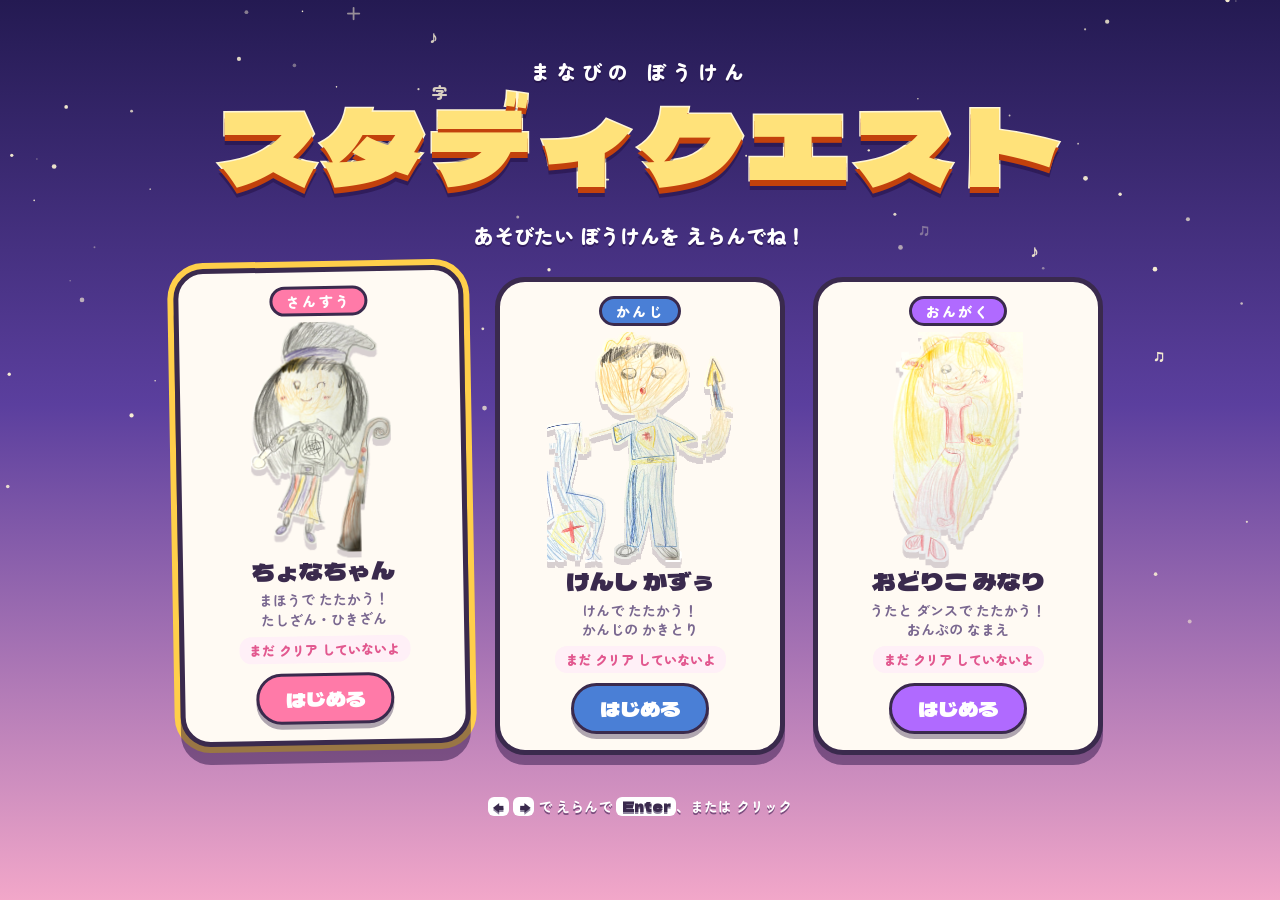
<file: game/studyquest.html>
<!doctype html>
<html lang="ja">
<head>
<meta charset="utf-8">
<meta name="viewport" content="width=device-width, initial-scale=1">
<title>スタディクエスト</title>
<link rel="preconnect" href="https://fonts.googleapis.com">
<link rel="preconnect" href="https://fonts.gstatic.com" crossorigin>
<link rel="stylesheet" href="https://fonts.googleapis.com/css2?family=Dela+Gothic+One&family=Noto+Music&family=Zen+Maru+Gothic:wght@500;700;900&display=swap">
<link rel="stylesheet" href="css/style.css">
<style>
  html, body { overflow: auto; }
  body { min-height: 100%; background: linear-gradient(180deg, #241a52 0%, #5b3f9e 45%, #f2a7c9 100%); background-attachment: fixed; }
  #sky { position: fixed; inset: 0; width: 100%; height: 100%; pointer-events: none; }
  .hub { position: relative; min-height: 100vh; display: flex; flex-direction: column; align-items: center; justify-content: center; gap: clamp(14px, 3vh, 28px); padding: 24px 16px 32px; }
  .hub-title { margin: 0; font-family: var(--display); font-weight: 400; font-size: clamp(44px, 8.5vw, 104px); line-height: 1; letter-spacing: .02em; color: #ffe27a; text-shadow: 0 6px 0 #c2410c, 0 10px 0 rgba(30,10,60,.45); -webkit-text-stroke: 3px #fff6d6; paint-order: stroke fill; animation: titlein .9s cubic-bezier(.3,1.6,.5,1) both; text-align: center; }
  .hub-title small { display: block; font-family: var(--body); font-weight: 900; font-size: clamp(14px, 1.8vw, 20px); color: #fff; -webkit-text-stroke: 0; text-shadow: 0 2px 0 rgba(30,10,60,.5); letter-spacing: .3em; margin-bottom: 8px; }
  @keyframes titlein { from { transform: translateY(-40px) scale(.6); opacity: 0; } }
  .lead { margin: 0; color: #fff; font-weight: 900; font-size: clamp(15px, 2vw, 20px); text-shadow: 0 2px 0 rgba(30,10,60,.5); }
  .cards { display: flex; gap: clamp(12px, 2.4vw, 28px); flex-wrap: wrap; justify-content: center; }
  .card { --c: #ff8fbf; width: clamp(220px, 26vw, 290px); background: var(--paper); border: 5px solid var(--ink); border-radius: 30px; padding: 14px 16px 16px; display: flex; flex-direction: column; align-items: center; gap: 6px; cursor: pointer; box-shadow: 0 10px 0 rgba(30,10,60,.45); transition: transform .15s, box-shadow .15s; text-align: center; color: var(--ink); font-family: var(--body); }
  .card:hover, .card.sel { transform: translateY(-10px) rotate(-1deg); box-shadow: 0 18px 0 rgba(30,10,60,.45), 0 0 0 6px var(--c); }
  .card:focus-visible { outline: none; box-shadow: 0 18px 0 rgba(30,10,60,.45), 0 0 0 6px var(--gold); }
  .card .subject { font-weight: 900; font-size: 14px; letter-spacing: .15em; color: #fff; background: var(--c); border: 3px solid var(--ink); border-radius: 999px; padding: 2px 14px; }
  .card img { height: clamp(150px, 26vh, 230px); max-width: 100%; object-fit: contain; filter: drop-shadow(0 6px 0 rgba(58,42,77,.2)); }
  .card.sel img { animation: bob .7s ease-in-out infinite; }
  @keyframes bob { 50% { transform: translateY(-10px); } }
  .card .name { font-family: var(--display); font-size: clamp(19px, 2.1vw, 24px); line-height: 1.1; white-space: nowrap; }
  .card .desc { font-size: 14px; font-weight: 700; color: #7a6890; min-height: 2.8em; line-height: 1.4; }
  .card .best { font-size: 13px; font-weight: 900; color: var(--pink-deep); background: #fff0f7; border-radius: 12px; padding: 4px 10px; }
  .card .go { margin-top: 4px; font-family: var(--display); font-size: 20px; color: #fff; background: var(--c); border: 3px solid var(--ink); border-radius: 999px; padding: 8px 26px; box-shadow: 0 5px 0 rgba(58,42,77,.4); }
  .keys { color: #fff; font-weight: 700; font-size: 14px; text-shadow: 0 2px 0 rgba(30,10,60,.5); }
  .keys kbd { background: #fff; color: var(--ink); }
  @media (prefers-reduced-motion: reduce) { .card.sel img, .hub-title { animation: none; } }
</style>
</head>
<body>
<canvas id="sky" aria-hidden="true"></canvas>
<main class="hub">
  <h1 class="hub-title"><small>まなびの ぼうけん</small>スタディクエスト</h1>
  <p class="lead">あそびたい ぼうけんを えらんでね！</p>
  <div class="cards" id="cards">
    <button class="card" type="button" data-href="sansu.html" data-rec="chona-sansu:records" style="--c:#ff7aa8">
      <span class="subject">さんすう</span>
      <img id="imgChona" alt="ちょなちゃん">
      <span class="name">ちょなちゃん</span>
      <span class="desc">まほうで たたかう！<br>たしざん・ひきざん</span>
      <span class="best"></span>
      <span class="go">はじめる</span>
    </button>
    <button class="card" type="button" data-href="kanji.html" data-rec="kanji-ken:records" style="--c:#4a7fd6">
      <span class="subject">かんじ</span>
      <img id="imgKen" alt="けんしの かずぅ">
      <span class="name">けんし かずぅ</span>
      <span class="desc">けんで たたかう！<br>かんじの かきとり</span>
      <span class="best"></span>
      <span class="go">はじめる</span>
    </button>
    <button class="card" type="button" data-href="music.html" data-rec="music-dancer:records" style="--c:#b06aff">
      <span class="subject">おんがく</span>
      <img id="imgDancer" alt="おどりこの みなり">
      <span class="name">おどりこ みなり</span>
      <span class="desc">うたと ダンスで たたかう！<br>おんぷの なまえ</span>
      <span class="best"></span>
      <span class="go">はじめる</span>
    </button>
  </div>
  <p class="keys"><kbd>←</kbd> <kbd>→</kbd> で えらんで <kbd>Enter</kbd>、または クリック</p>
</main>

<script src="data/images.js"></script>
<script src="js/sprites.js"></script>
<script src="js/placeholders.js"></script>
<script>
'use strict';
const cards = [...document.querySelectorAll('.card')];
let sel = 0;
const select = (i) => { sel = (i + cards.length) % cards.length; cards.forEach((c, k) => c.classList.toggle('sel', k === sel)); cards[sel].focus({ preventScroll: true }); };
const go = (card) => { location.href = card.dataset.href + '#start'; };
cards.forEach((c, i) => {
  c.addEventListener('click', () => go(c));
  c.addEventListener('mouseenter', () => select(i));
  // これまでの いちばん いい きろく
  let best = null;
  try { best = (JSON.parse(localStorage.getItem(c.dataset.rec)) || []).filter((r) => typeof r.seconds === 'number').sort((a, b) => a.seconds - b.seconds)[0]; } catch { best = null; }
  c.querySelector('.best').textContent = best ? `さいこう タイム：${Math.floor(best.seconds / 60)}ふん ${String(best.seconds % 60).padStart(2, '0')}びょう` : 'まだ クリア していないよ';
});
addEventListener('keydown', (e) => {
  if (e.key === 'ArrowRight') { select(sel + 1); e.preventDefault(); }
  if (e.key === 'ArrowLeft') { select(sel - 1); e.preventDefault(); }
  if (e.key === 'Enter') { go(cards[sel]); e.preventDefault(); }
});
select(0);

// キャラの え：かいた え が あれば それ、なければ かわりの え
const placeholder = (draw) => {
  const cnv = document.createElement('canvas'); cnv.width = 260; cnv.height = 300;
  const c = cnv.getContext('2d'); c.translate(125, 292); draw(c, 270, 0.6);
  return cnv.toDataURL();
};
document.getElementById('imgKen').src = placeholder(drawSwordsman);
document.getElementById('imgDancer').src = placeholder(drawDancer);
const IM = window.IMAGES || {};
[['主人公', 'imgChona'], ['剣士', 'imgKen'], ['踊り子', 'imgDancer']].forEach(async ([folder, id]) => {
  const item = (IM[folder] || [])[0];
  if (!item) return;
  const s = await loadImage(item);
  if (s) document.getElementById(id).src = s.canvas.toDataURL();
});

// ほしぞら
const sky = document.getElementById('sky'), g = sky.getContext('2d');
let stars = [];
const size = () => {
  sky.width = innerWidth * devicePixelRatio; sky.height = innerHeight * devicePixelRatio;
  stars = Array.from({ length: 90 }, () => ({ x: Math.random(), y: Math.random() * 0.7, r: Math.random() * 1.8 + 0.6, p: Math.random() * 6, glyph: Math.random() < 0.1 ? ['♪', '＋', '字', '♫'][Math.floor(Math.random() * 4)] : null }));
};
addEventListener('resize', size); size();
const still = matchMedia('(prefers-reduced-motion: reduce)').matches;
(function draw(t = 0) {
  g.clearRect(0, 0, sky.width, sky.height);
  for (const s of stars) {
    g.globalAlpha = still ? 0.8 : 0.35 + 0.6 * Math.abs(Math.sin(t / 900 + s.p));
    g.fillStyle = '#fff7d6';
    if (s.glyph) { g.font = `900 ${16 * devicePixelRatio}px "Noto Music", "Zen Maru Gothic", sans-serif`; g.fillText(s.glyph, s.x * sky.width, s.y * sky.height); }
    else { g.beginPath(); g.arc(s.x * sky.width, s.y * sky.height, s.r * devicePixelRatio, 0, 7); g.fill(); }
  }
  if (!still) requestAnimationFrame(draw);
})();
</script>
</body>
</html>
</file>
<file: game/css/style.css>
:root {
  --ink: #3a2a4d;
  --paper: #fffaf3;
  --pink: #ff8fbf;
  --pink-deep: #e2588f;
  --gold: #ffcf4a;
  --mint: #5fd8b0;
  --night: #241638;
  --violet: #8a5cd1;
  --display: "Dela Gothic One", "Zen Maru Gothic", "Hiragino Maru Gothic ProN", "Meiryo", sans-serif;
  --body: "Zen Maru Gothic", "Hiragino Maru Gothic ProN", "Meiryo", sans-serif;
}
* { box-sizing: border-box; }
html, body { margin: 0; height: 100%; background: #1b1230; overflow: hidden; }
body { font-family: var(--body); color: var(--ink); user-select: none; -webkit-user-select: none; }
[hidden] { display: none !important; }
#game { position: relative; width: 100%; height: 100%; overflow: hidden; }
#cv { position: absolute; inset: 0; width: 100%; height: 100%; display: block; }
button { font-family: inherit; cursor: pointer; }
button:focus-visible { outline: 4px solid var(--gold); outline-offset: 3px; }
kbd { display: inline-block; min-width: 1.6em; padding: 0 .4em; border-radius: 6px; background: var(--ink); color: var(--paper); font-family: var(--display); font-size: .95em; text-align: center; }

/* ---- HUD ---- */
#hud { position: absolute; top: 12px; left: 12px; right: 12px; display: flex; gap: 10px; align-items: flex-start; flex-wrap: wrap; pointer-events: none; }
.hud-box { background: rgba(255,250,243,.9); border: 3px solid var(--ink); border-radius: 18px; padding: 6px 14px; display: flex; align-items: center; gap: 10px; box-shadow: 0 4px 0 rgba(58,42,77,.35); }
.cap { font-size: 12px; font-weight: 900; letter-spacing: .08em; color: #7a6890; }
.lvnum { font-family: var(--display); font-size: 34px; line-height: 1; color: var(--pink-deep); }
.place { font-size: 14px; font-weight: 900; color: var(--ink); }


/* ---- たての ひっさん（もんだいの なか） ---- */
.vbox { display: flex; flex-direction: column; align-items: center; gap: 6px; margin-top: 2px; }
.vgrid { display: grid; grid-template-columns: 46px 68px 68px; font-family: var(--display); font-variant-numeric: tabular-nums; }
.vgrid > span { height: 56px; display: grid; place-items: center; font-size: 48px; line-height: 1; position: relative; }
.vgrid .hd { height: 22px; font-family: var(--body); font-weight: 900; font-size: 13px; color: #7a6890; }
.vgrid .memo { height: 36px; }
.vgrid .t { background: rgba(127,190,255,.22); }
.vgrid .o { background: rgba(255,143,191,.2); }
.vgrid .h { background: rgba(120,220,160,.22); }
.vgrid .s { background: rgba(255,200,120,.25); }
.vgrid .now { background: rgba(255,216,74,.45); box-shadow: inset 0 0 0 3px var(--gold); }
.vgrid .line { border-bottom: 6px solid var(--ink); }
.vgrid .op { font-size: 40px; color: #8a7a9c; }
.vgrid .box { min-width: 34px; height: 30px; padding: 0 3px; border: 2px dashed #b3a5c4; border-radius: 8px; font-size: 22px; color: #e8203c; display: grid; place-items: center; }
.vgrid .box.on { border-color: #e8203c; border-style: solid; background: #fff0f3; animation: boing .5s cubic-bezier(.3,1.8,.4,1) both; }
.vgrid .struck::after { content: ""; position: absolute; left: 14px; right: 14px; top: 50%; height: 5px; border-radius: 3px; background: #e8203c; transform: rotate(-30deg); }
.vgrid .ansc { color: var(--pink-deep); }
.vgrid .ansc.good { color: #1f9c74; }
.vgrid .ansc.cur::after { content: ""; position: absolute; bottom: 7px; left: 16px; right: 16px; height: 5px; border-radius: 3px; background: var(--pink); animation: caret 1s steps(1) infinite; }
.vstep { max-width: 320px; min-height: 1.5em; font-size: 16px; font-weight: 900; color: var(--violet); line-height: 1.45; text-wrap: balance; }
.vstep b { color: #e8203c; }
.vstep:empty { display: none; }
.boss-notice { position: absolute; left: 50%; top: 92px; transform: translateX(-50%); background: #6a2f8f; color: #fff; font-weight: 900; font-size: 18px; padding: 8px 20px; border-radius: 999px; border: 3px solid var(--ink); animation: pulse 1.2s ease-in-out infinite; white-space: nowrap; }
@keyframes pulse { 50% { transform: translateX(-50%) scale(1.08); } }

.boss-warn { position: absolute; inset: 0; display: flex; flex-direction: column; align-items: stretch; justify-content: center; gap: 0; background: rgba(40,10,60,.45); pointer-events: none; animation: fadein .3s; }
.boss-warn .stripe { height: 34px; background: repeating-linear-gradient(-45deg, #ffd84a 0 22px, #2a1838 22px 44px); animation: slide 0.6s linear infinite; }
@keyframes slide { to { background-position: 62px 0; } }
.boss-warn .warn-text { background: rgba(42,24,56,.92); color: #ff6b8a; font-family: var(--display); font-size: clamp(40px, 9vw, 96px); text-align: center; padding: 14px 0; text-shadow: 0 0 20px #ff2d6a; animation: blinkwarn .38s steps(1) infinite; }
@keyframes blinkwarn { 50% { color: #ffd84a; } }
#quiz.boss { border-color: #6a2f8f; background: #fff3fb; }
#quiz.boss .mon-name { color: #6a2f8f; }
.streaks { flex-direction: column; align-items: stretch; gap: 2px; }
.streaks .row { display: flex; justify-content: space-between; align-items: center; gap: 10px; }
.marks { display: flex; gap: 3px; }
.marks svg { width: 22px; height: 22px; transition: transform .3s; }
.marks svg.on { animation: markpop .4s; }
@keyframes markpop { 50% { transform: scale(1.5); } }
.hud-btn { margin-left: auto; pointer-events: auto; background: rgba(255,250,243,.9); border: 3px solid var(--ink); border-radius: 999px; padding: 6px 14px; font-weight: 900; color: var(--ink); }

.back-link { position: absolute; top: 14px; left: 16px; font-weight: 900; font-size: 15px; color: var(--ink); background: rgba(255,250,243,.9); border: 3px solid var(--ink); border-radius: 999px; padding: 6px 16px; text-decoration: none; box-shadow: 0 4px 0 rgba(58,42,77,.3); }
.back-link:hover { background: #fff; }

/* ---- タイトル ---- */
.overlay { position: absolute; inset: 0; display: flex; align-items: center; justify-content: center; gap: 4vw; padding: 24px; }
.title { background: radial-gradient(ellipse at 30% 40%, rgba(255,250,243,.6), rgba(255,220,240,.2) 60%, transparent); flex-wrap: wrap; }
.title-chara { height: min(62vh, 480px); filter: drop-shadow(0 10px 0 rgba(58,42,77,.25)); animation: float 2.6s ease-in-out infinite; }
@keyframes float { 50% { transform: translateY(-14px) rotate(2deg); } }
.title-text { max-width: 30em; display: flex; flex-direction: column; gap: 18px; align-items: flex-start; }
.title h1 { margin: 0; font-family: var(--display); font-weight: 400; font-size: clamp(26px, 4.2vw, 46px); line-height: 1.25; color: var(--ink); text-shadow: 0 3px 0 var(--paper), 0 -3px 0 var(--paper), 3px 0 0 var(--paper), -3px 0 0 var(--paper); }
.title h1 span { color: var(--pink-deep); font-size: 1.25em; }
.title p { margin: 0; font-size: clamp(15px, 1.8vw, 19px); font-weight: 700; line-height: 1.9; background: rgba(255,250,243,.85); padding: 10px 16px; border-radius: 16px; }
.big-btn { font-family: var(--display); font-size: clamp(22px, 3vw, 30px); color: #fff; background: var(--pink-deep); border: 0; border-radius: 999px; padding: 14px 34px; box-shadow: 0 7px 0 #a33465; transition: transform .08s, box-shadow .08s; }
.big-btn:active { transform: translateY(5px); box-shadow: 0 2px 0 #a33465; }

/* ---- もんだい ---- */
#quiz { position: absolute; left: 50%; top: 12%; transform: translateX(-50%); background: var(--paper); border: 4px solid var(--ink); border-radius: 28px; padding: 8px 28px 10px; text-align: center; box-shadow: 0 8px 0 rgba(58,42,77,.35); animation: popin .35s cubic-bezier(.3,1.6,.5,1); min-width: min(90vw, 420px); }
@keyframes popin { from { transform: translateX(-50%) scale(.3); opacity: 0; } }
.mon-name { font-size: 15px; font-weight: 900; color: #7a6890; }
.formula { font-family: var(--display); font-size: clamp(40px, 6.5vw, 66px); line-height: 1.15; display: flex; justify-content: center; align-items: center; gap: .25em; font-variant-numeric: tabular-nums; white-space: nowrap; }
.eq { color: #b3a5c4; }
.formula.small { font-size: clamp(26px, 3.6vw, 36px); }
.formula.small .ans { border-bottom-width: 4px; min-width: 1.6em; }
.ans { display: inline-block; min-width: 1.8em; border-bottom: 7px solid var(--pink); color: var(--pink-deep); }
.ans.blink::after { content: ""; display: inline-block; width: 4px; height: .8em; background: var(--pink); margin-left: 4px; animation: caret 1s steps(1) infinite; vertical-align: -.05em; }
@keyframes caret { 50% { opacity: 0; } }
.ans.good { color: #1f9c74; border-color: var(--mint); }
.ans.bad { border-color: var(--mint); display: inline-flex; align-items: baseline; gap: .25em; }
.ans.bad s { color: #b3a5c4; font-size: .55em; text-decoration-thickness: 4px; text-decoration-color: var(--violet); }
.ans.bad .right { color: #1f9c74; animation: boing .5s cubic-bezier(.3,1.8,.4,1) both; }
.qmsg { min-height: 1.5em; font-size: clamp(16px, 2.2vw, 22px); font-weight: 900; }
.qmsg.good { color: #1f9c74; }
.qmsg.bad { color: var(--violet); }
.hint { display: flex; flex-direction: column; align-items: center; gap: 6px; padding: 8px 12px 4px; margin-top: 4px; border-top: 3px dashed #e8d9f0; }
.hint-label { font-size: 14px; font-weight: 900; color: #e0408a; }
.hint-blocks { display: flex; align-items: center; justify-content: center; gap: 10px; flex-wrap: wrap; }
.hgroup { display: flex; flex-direction: column; gap: 3px; }
.hrow { display: flex; gap: 2px; }
.hrow:has(.hcell:nth-child(10)) { gap: 0; border: 2px solid var(--ink); border-radius: 4px; overflow: hidden; }
.hrow:has(.hcell:nth-child(10)) .hcell { border: 0; border-right: 1px solid rgba(58,42,77,.35); border-radius: 0; }
.hcell { width: 16px; height: 16px; border: 2px solid var(--ink); border-radius: 4px; position: relative; }
.hcell.a { background: #ffb3d1; }
.hcell.b { background: #9fd8ff; }
.hcell.cross { background: #eee4f2; }
.hcell.cross::after { content: "×"; position: absolute; inset: 0; display: grid; place-items: center; font-weight: 900; font-size: 14px; line-height: 1; color: var(--violet); }
.hop { font-family: var(--display); font-size: 24px; color: #b3a5c4; }
.next-btn { margin-top: 6px; font-family: var(--body); font-weight: 900; font-size: 18px; color: var(--ink); background: var(--gold); border: 3px solid var(--ink); border-radius: 999px; padding: 8px 22px; box-shadow: 0 4px 0 rgba(58,42,77,.4); animation: nudge 1s ease-in-out infinite; }
@keyframes nudge { 50% { transform: translateY(-4px); } }

#pad { position: absolute; right: 16px; bottom: 16px; display: grid; grid-template-columns: repeat(3, 64px); gap: 8px; }
#pad button { height: 56px; border: 3px solid var(--ink); border-radius: 16px; background: var(--paper); font-family: var(--display); font-size: 26px; color: var(--ink); box-shadow: 0 4px 0 rgba(58,42,77,.4); }
#pad button:active { transform: translateY(3px); box-shadow: 0 1px 0 rgba(58,42,77,.4); }
#pad button.sub { font-family: var(--body); font-weight: 900; font-size: 16px; }
#pad button.ok { font-family: var(--body); font-weight: 900; font-size: 15px; background: var(--pink); color: #fff; }

.walk-btn { position: absolute; right: 16px; bottom: 16px; font-family: var(--display); font-size: 22px; color: #fff; background: var(--mint); border: 3px solid var(--ink); border-radius: 999px; padding: 14px 26px; box-shadow: 0 5px 0 rgba(58,42,77,.4); touch-action: none; }

/* ---- ゲームクリア ---- */
.clear { background: radial-gradient(circle, rgba(255,246,220,.75), rgba(255,200,230,.55) 60%, rgba(160,120,220,.5)); overflow-y: auto; }
.clear-card { background: var(--paper); border: 5px solid var(--ink); border-radius: 32px; padding: 18px 30px 22px; box-shadow: 0 10px 0 rgba(58,42,77,.35); display: flex; flex-direction: column; align-items: center; gap: 10px; max-width: min(92vw, 560px); animation: popin2 .5s cubic-bezier(.3,1.6,.5,1); }
@keyframes popin2 { from { transform: scale(.3); opacity: 0; } }
.clear-title { font-family: var(--display); font-size: clamp(40px, 7vw, 64px); line-height: 1; color: var(--pink-deep); -webkit-text-stroke: 2px #fff; paint-order: stroke fill; text-shadow: 0 5px 0 var(--gold); animation: boing .9s cubic-bezier(.3,1.8,.4,1) both; }
.clear-chars { display: flex; align-items: flex-end; gap: 6px; }
.clear-chars { margin-top: 14px; }
.clear-chars img { height: min(22vh, 170px); animation: hopsmall .6s ease-in-out infinite; }
@keyframes hopsmall { 50% { transform: translateY(-12px) rotate(-4deg); } }
.clear-chars img + img { height: min(11vh, 85px); animation-delay: .3s; }
.clear-stats { display: flex; gap: 22px; font-weight: 900; font-size: 15px; color: #7a6890; }
.clear-stats > div { display: flex; flex-direction: column; align-items: center; gap: 2px; }
.clear-stats b { font-family: var(--display); font-size: 44px; line-height: 1; color: var(--pink-deep); }
.clear-stats span { font-family: var(--display); font-size: 22px; color: var(--ink); line-height: 1.6; }
.clear-rank { text-align: center; font-size: 17px; font-weight: 900; line-height: 1.6; }
.clear-rank b { color: var(--pink-deep); font-size: 1.15em; }
.clear-rank .perfect { color: #e0a800; font-size: 1.3em; }
.rank-head { font-size: 12px; font-weight: 900; color: #7a6890; letter-spacing: .08em; }
.rank-list { list-style: none; margin: 0; padding: 0; width: 100%; display: flex; flex-direction: column; gap: 4px; font-variant-numeric: tabular-nums; }
.rank-list li { display: grid; grid-template-columns: 3em 1fr auto; align-items: center; gap: 10px; padding: 4px 12px; border-radius: 12px; background: #f6eef8; font-weight: 700; }
.rank-list li.me { background: #ffe9a8; box-shadow: inset 0 0 0 3px var(--gold); }
.rank-list .no { font-family: var(--display); color: var(--pink-deep); }
.rank-list .sub { font-size: 12px; color: #7a6890; }

/* ---- レベル演出 ---- */
.fx { position: absolute; inset: 0; display: flex; align-items: center; justify-content: center; pointer-events: none; }
.fx-inner { display: flex; flex-direction: column; align-items: center; gap: 6px; text-align: center; }
.fx-title { font-family: var(--display); font-size: clamp(54px, 11vw, 120px); line-height: 1; }
.fx-chara { height: min(36vh, 280px); }
.fx-sub { font-size: clamp(18px, 2.8vw, 28px); font-weight: 900; padding: 6px 20px; border-radius: 999px; }

.lvup { background: radial-gradient(circle, rgba(255,240,250,.85) 0%, rgba(255,200,230,.55) 50%, rgba(255,180,220,.15) 80%); animation: fadein .3s; }
.lvup .fx-title { color: var(--pink-deep); -webkit-text-stroke: 3px #fff; paint-order: stroke fill; text-shadow: 0 6px 0 var(--gold); animation: boing .9s cubic-bezier(.3,1.8,.4,1) both; }
.lvup .fx-chara { animation: hop .55s ease-in-out .4s 4 both; filter: drop-shadow(0 0 18px #fff); }
.lvup .fx-sub { background: var(--gold); color: var(--ink); animation: fadein .4s .7s both; }
@keyframes boing { from { transform: scale(0) rotate(-20deg); } 60% { transform: scale(1.15) rotate(4deg); } }
@keyframes hop { 50% { transform: translateY(-40px) rotate(-6deg); } }
@keyframes fadein { from { opacity: 0; } }

.lvdown { background: radial-gradient(circle, rgba(60,30,90,.55) 0%, rgba(30,14,50,.85) 60%, rgba(15,6,28,.96) 100%); animation: fadein .6s; }
.lvdown .flash { position: absolute; inset: 0; background: #e8dcff; opacity: 0; animation: thunder 2.2s .2s both; }
@keyframes thunder { 0%, 8%, 16%, 60%, 100% { opacity: 0; } 4%, 12% { opacity: .85; } 63% { opacity: .5; } }
.lvdown .fx-title { color: #d8c6ff; text-shadow: 0 0 20px #8a5cd1, 0 8px 0 #4b2a78; animation: sink 1.4s ease-out both, wobble 1.6s 1.4s ease-in-out infinite; }
.lvdown .drip { position: relative; }
@keyframes sink { from { transform: translateY(-120px); opacity: 0; } 70% { transform: translateY(8px); opacity: 1; } }
@keyframes wobble { 50% { transform: skewX(-6deg) translateY(4px); } }
.lvdown .fx-chara { filter: grayscale(.4) brightness(.8) drop-shadow(0 0 16px #8a5cd1); }
.shiver { animation: shiver .09s linear infinite; }
@keyframes shiver { 25% { transform: translateX(-3px) rotate(-1deg); } 75% { transform: translateX(3px) rotate(1deg); } }
.lvdown .fx-sub { background: rgba(244,238,254,.15); color: #eee3ff; border: 2px solid #8a5cd1; animation: fadein .5s 1.2s both; }
.ghost { position: absolute; width: clamp(70px, 10vw, 120px); opacity: .9; }
.ghost.g1 { left: 10%; top: 20%; animation: ghostfly 3.4s ease-in-out both; }
.ghost.g2 { right: 10%; top: 55%; animation: ghostfly2 3.4s ease-in-out both; }
@keyframes ghostfly { from { transform: translate(-200px, 60px) scale(.6); opacity: 0; } 30% { opacity: .9; } 50% { transform: translate(20px, -20px) rotate(-8deg); } to { transform: translate(60px, 10px) rotate(6deg); } }
@keyframes ghostfly2 { from { transform: translate(200px, -40px) scale(.6) scaleX(-1); opacity: 0; } 30% { opacity: .9; } 50% { transform: translate(-20px, 20px) scaleX(-1) rotate(8deg); } to { transform: translate(-60px, -10px) scaleX(-1); } }

@media (max-width: 700px) {
  #quiz { top: 22%; padding: 10px 18px; }
  #pad { grid-template-columns: repeat(3, 54px); }
  #pad button { height: 48px; }
  .hud-box { padding: 4px 10px; }
  .lvnum { font-size: 26px; }
}
@media (prefers-reduced-motion: reduce) {
  *, *::before, *::after { animation-duration: .01ms !important; animation-iteration-count: 1 !important; }
}

/* ---- てきの なまえ ---- */
.en-name { font-weight: 900; font-size: 1.15em; -webkit-text-stroke: .3px currentColor; }

/* ---- めいろの ぼうけん（maze.js） ---- */
.chest-info { font-family: var(--display); font-size: 16px; color: #c98a00; }
.churu-badge { font-size: 11px; font-weight: 900; color: #fff; background: var(--pink-deep); border-radius: 999px; padding: 2px 8px; animation: pulse2 1s ease-in-out infinite; }
@keyframes pulse2 { 50% { transform: scale(1.08); } }
.hud-box.streaks .row { gap: 8px; }
#hpMarks svg { width: 24px; height: 24px; }

.item-bar { position: absolute; left: 50%; bottom: 12px; transform: translateX(-50%); display: flex; align-items: center; gap: 8px; background: rgba(255,250,243,.94); border: 4px solid var(--ink); border-radius: 20px; padding: 8px 12px; box-shadow: 0 6px 0 rgba(58,42,77,.35); }
.item-bar .bar-cap { font-weight: 900; font-size: 13px; color: #7a6890; writing-mode: vertical-rl; letter-spacing: .1em; }
.item-bar .slot { position: relative; width: 74px; height: 74px; border: 3px solid var(--ink); border-radius: 14px; background: #fff; display: flex; flex-direction: column; align-items: center; justify-content: center; gap: 0; padding: 4px 2px; font-family: var(--body); box-shadow: 0 3px 0 rgba(58,42,77,.3); }
.item-bar .slot svg { width: 36px; height: 36px; }
.item-bar .slot .nm { font-size: 10px; font-weight: 900; line-height: 1.1; color: var(--ink); text-align: center; }
.item-bar .slot .key { position: absolute; top: 2px; left: 5px; font-family: var(--display); font-size: 11px; color: #b3a5c4; }
.item-bar .slot.empty { border-style: dashed; border-color: #d9cfe3; background: transparent; box-shadow: none; }
.item-bar button.slot:hover { transform: translateY(-3px); }
.item-bar button.slot:active { transform: translateY(2px); box-shadow: none; }

.dpad { position: absolute; right: 18px; bottom: 16px; display: grid; grid-template-columns: repeat(3, 56px); grid-template-rows: repeat(3, 56px); gap: 4px; }
.dpad button { border: 3px solid var(--ink); border-radius: 14px; background: rgba(255,250,243,.92); font-size: 22px; color: var(--ink); box-shadow: 0 4px 0 rgba(58,42,77,.35); touch-action: none; }
.dpad button:active { transform: translateY(3px); box-shadow: 0 1px 0 rgba(58,42,77,.35); }
.dpad .up { grid-column: 2; grid-row: 1; }
.dpad .left { grid-column: 1; grid-row: 2; }
.dpad .right { grid-column: 3; grid-row: 2; }
.dpad .down { grid-column: 2; grid-row: 3; }

.riddle, .nanmon-offer { background: rgba(30,16,50,.55); }
.riddle-card { background: var(--paper); border: 5px solid var(--ink); border-radius: 28px; padding: 18px 26px 20px; max-width: min(92vw, 620px); display: flex; flex-direction: column; align-items: center; gap: 10px; box-shadow: 0 10px 0 rgba(30,10,60,.4); animation: popin2 .4s cubic-bezier(.3,1.6,.5,1); text-align: center; }
.riddle-title { font-family: var(--display); font-size: clamp(24px, 3.4vw, 34px); color: #c98a00; -webkit-text-stroke: 1px #fff; }
.riddle-lead { font-weight: 700; font-size: 14px; color: #7a6890; line-height: 1.5; }
.riddle-q { font-weight: 900; font-size: clamp(18px, 2.4vw, 24px); line-height: 1.5; }
.riddle-choices { display: grid; grid-template-columns: 1fr 1fr; gap: 10px; width: 100%; }
.riddle-choices button { border: 3px solid var(--ink); border-radius: 16px; background: #fff; font-family: var(--body); font-weight: 900; font-size: clamp(16px, 2vw, 20px); padding: 12px 10px; color: var(--ink); box-shadow: 0 4px 0 rgba(58,42,77,.35); display: flex; align-items: center; gap: 10px; }
.riddle-choices button .k { font-family: var(--display); font-size: 14px; color: #fff; background: var(--violet); border-radius: 8px; padding: 2px 8px; }
.riddle-choices button.right { background: #eafff6; box-shadow: 0 0 0 4px var(--mint); }
.riddle-choices button.wrong { background: #fff0f3; opacity: .6; }
.riddle-result { display: flex; flex-direction: column; align-items: center; gap: 4px; font-weight: 900; min-height: 1.5em; }
.riddle-result .ok { color: #1f9c74; font-size: 22px; }
.riddle-result .ng { color: var(--violet); font-size: 18px; }
.riddle-result .get { display: flex; align-items: center; gap: 6px; font-size: 18px; }
.riddle-result .get svg { width: 42px; height: 42px; }
.riddle-result small { color: #7a6890; font-weight: 700; }
.nm-btns { display: flex; gap: 12px; align-items: center; flex-wrap: wrap; justify-content: center; }
.sub-btn { font-family: var(--body); font-weight: 900; font-size: 17px; color: var(--ink); background: var(--paper); border: 3px solid var(--ink); border-radius: 999px; padding: 10px 20px; box-shadow: 0 4px 0 rgba(58,42,77,.35); }

.toast { position: absolute; left: 50%; top: 16%; transform: translateX(-50%); background: rgba(255,250,243,.96); border: 4px solid var(--ink); border-radius: 999px; padding: 10px 24px; font-weight: 900; font-size: clamp(16px, 2.2vw, 22px); color: var(--ink); box-shadow: 0 6px 0 rgba(58,42,77,.35); animation: toastin .3s cubic-bezier(.3,1.6,.5,1); white-space: nowrap; z-index: 5; }
@keyframes toastin { from { transform: translateX(-50%) scale(.4); opacity: 0; } }

.clear-stats b { white-space: nowrap; }
.clear-stats b small { font-size: .5em; }
#clear .clear-card { max-width: min(94vw, 640px); }
#clear .clear-stats { gap: 28px; white-space: nowrap; }
#clear .clear-stats b { font-size: clamp(24px, 3vw, 32px); background: none; -webkit-text-stroke: 0; }
.clear-stats .nm { font-size: 22px; }
.clear-stats .nm.clear { color: #e0a800; }
.clear-stats .nm.fail { color: var(--violet); }
.clear-stats .nm.skip { color: #9a8aac; font-size: 18px; }
</file>
<file: game/css/kanji.css>
/* かんじ けんし：style.css に たす ぶぶん */
.kanji { --kanji: "Klee One", "UD デジタル 教科書体 N-R", "UD Digi Kyokasho N-R", "Yu Kyokasho", serif; }
#pad { display: none !important; }

.title-btns { display: flex; gap: 12px; flex-wrap: wrap; align-items: center; }
.sub-btn { font-family: var(--body); font-weight: 900; font-size: 17px; color: var(--ink); background: var(--paper); border: 3px solid var(--ink); border-radius: 999px; padding: 10px 20px; box-shadow: 0 4px 0 rgba(58,42,77,.35); }

/* もんだい（ことば） */
.kanji #quiz { left: 36%; min-width: min(60vw, 360px); }
.word-box { display: flex; align-items: flex-end; justify-content: center; flex-wrap: wrap; gap: 2px; padding: 6px 4px 2px; font-family: var(--kanji); font-weight: 600; font-size: clamp(34px, 5.4vw, 52px); line-height: 1.1; }
.word-box ruby { ruby-position: over; display: inline-flex; flex-direction: column-reverse; align-items: center; }
.word-box rt { font-family: var(--body); font-weight: 900; font-size: 15px; color: var(--pink-deep); letter-spacing: .08em; line-height: 1.3; text-align: center; }
.word-box .run { display: inline-flex; gap: 4px; }
.word-box .kana { padding-bottom: 6px; }
.kbox { display: inline-grid; place-items: center; width: 1.25em; height: 1.25em; border: 3px dashed #c9bdd6; border-radius: 10px; color: transparent; }
.kbox.now { border: 4px solid var(--gold); background: #fff7d6; color: var(--gold); animation: kpulse 1.2s ease-in-out infinite; }
.kbox.now::after { content: "?"; font-family: var(--display); font-size: .6em; color: #e0a800; }
.kbox.done { border-style: solid; border-color: var(--mint); color: #1f9c74; background: #eafff6; }
.kbox.miss { border-style: solid; border-color: #e8203c; color: #e8203c; background: #fff0f3; }
.kbox.rest { border-style: solid; border-color: #d9cfe3; color: #9a8aac; }
@keyframes kpulse { 50% { transform: scale(1.06); } }
.whole-reading { font-weight: 900; font-size: 15px; color: var(--pink-deep); letter-spacing: .08em; }

/* かきとり */
.write-pad { position: absolute; right: 16px; top: 76px; display: flex; flex-direction: column; gap: 8px; background: var(--paper); border: 4px solid var(--ink); border-radius: 24px; padding: 10px 12px 12px; box-shadow: 0 8px 0 rgba(58,42,77,.35); }
.pad-head { display: flex; justify-content: space-between; align-items: baseline; gap: 10px; font-weight: 900; font-size: 15px; color: #7a6890; }
#padCount { font-family: var(--display); color: var(--pink-deep); font-size: 18px; }
#padCanvas { width: min(52vh, 340px); height: min(52vh, 340px); border-radius: 14px; background: #fffdf8; box-shadow: inset 0 0 0 3px #e8d9f0; touch-action: none; cursor: crosshair; display: block; }
.pad-btns { display: grid; grid-template-columns: 1fr 1fr; gap: 8px; }
.pad-btns button { height: 44px; border: 3px solid var(--ink); border-radius: 14px; background: var(--paper); font-family: var(--body); font-weight: 900; font-size: 15px; color: var(--ink); box-shadow: 0 4px 0 rgba(58,42,77,.4); }
.pad-btns button:active { transform: translateY(3px); box-shadow: 0 1px 0 rgba(58,42,77,.4); }
.pad-btns button:disabled { opacity: .35; cursor: default; }
.pad-btns .ok { background: var(--pink); color: #fff; }
#hintBtn[hidden] + #okBtn { grid-column: span 2; }

/* にがて かんじ */
.weak { background: rgba(40,20,60,.55); }
.weak-title { font-family: var(--display); font-size: 36px; color: var(--pink-deep); }
.weak-lead { margin: 0; font-weight: 700; font-size: 14px; color: #7a6890; text-align: center; }
.weak-items { display: grid; grid-template-columns: repeat(auto-fill, minmax(110px, 1fr)); gap: 8px; width: min(80vw, 500px); max-height: 46vh; overflow-y: auto; padding: 4px; }
.weak-item { display: flex; flex-direction: column; align-items: center; gap: 2px; padding: 8px; border-radius: 14px; background: #fff0f5; border: 2px solid #f3c2d6; }
.weak-item .ch { font-family: var(--kanji); font-weight: 600; font-size: 44px; line-height: 1.1; }
.weak-item .n { font-size: 13px; font-weight: 900; color: #e8203c; }
.weak-item .s { font-size: 12px; font-weight: 700; color: #7a6890; }
.weak-item.ok { background: #eafff6; border-color: #9fe3c6; }
.weak-item.ok .n { color: #1f9c74; }
.weak-empty { grid-column: 1 / -1; text-align: center; font-weight: 900; color: #7a6890; padding: 20px; }

@media (max-width: 900px) {
  .kanji #quiz { left: 30%; }
  #padCanvas { width: min(40vh, 260px); height: min(40vh, 260px); }
}

/* かきじゅんが ちがう ときの けいこく（せいかい には なる） */
.qmsg .order-warn { display: block; margin-top: 4px; font-size: 15px; color: #c2410c; background: #fff3d6; border: 2px solid #f59e0b; border-radius: 12px; padding: 3px 10px; }
.word-box rt .num-rt { font-family: var(--display); font-size: 22px; color: var(--violet); }
</file>
<file: game/css/music.css>
/* おんがく おどりこ：style.css に たす ぶぶん */
#pad { display: none !important; }

.music #quiz { left: 48%; max-width: min(64vw, 660px); padding: 6px 22px 10px; }
.song-title { font-weight: 900; font-size: 15px; color: var(--pink-deep); }
.staff-box svg { display: block; height: clamp(130px, 25vh, 180px); width: auto; max-width: 100%; margin: 0 auto; touch-action: none; }
.staff-box .place-mode { cursor: pointer; }
.m-instr { font-weight: 900; font-size: clamp(15px, 2vw, 19px); color: var(--ink); min-height: 1.4em; }
.m-instr b { color: var(--pink-deep); font-size: 1.25em; }
.ear-icon { font-family: "Noto Music", "Segoe UI Symbol", sans-serif; font-size: 72px; line-height: 1.1; color: var(--violet); animation: kpulse2 1s ease-in-out infinite; }
@keyframes kpulse2 { 50% { transform: scale(1.12); } }

/* したの こたえる ボタン（けんばん みたいに） */
.answer-bar { position: absolute; left: 50%; bottom: 14px; transform: translateX(-50%); display: flex; gap: 12px; align-items: stretch; background: rgba(255,250,243,.94); border: 4px solid var(--ink); border-radius: 22px; padding: 10px 12px; box-shadow: 0 6px 0 rgba(58,42,77,.35); }
.note-keys { display: flex; gap: 6px; }
.note-keys button { width: clamp(46px, 5.2vw, 64px); height: clamp(58px, 9vh, 74px); border: 3px solid var(--ink); border-bottom: 10px solid var(--c); border-radius: 0 0 14px 14px; background: #fff; display: flex; flex-direction: column; align-items: center; justify-content: center; gap: 0; box-shadow: 0 5px 0 rgba(58,42,77,.35); font-family: var(--body); font-weight: 900; font-size: clamp(17px, 2vw, 22px); color: var(--ink); line-height: 1.1; }
.note-keys button small { font-size: 11px; color: #9a8aac; font-weight: 700; }
.note-keys button:active { transform: translateY(4px); box-shadow: 0 1px 0 rgba(58,42,77,.35); }
.note-keys button.right { background: #eafff6; box-shadow: 0 0 0 4px var(--mint); }
.note-keys button.wrong { background: #fff0f3; opacity: .6; }
.note-keys[hidden] { display: none !important; }
.bar-side { display: flex; flex-direction: column; gap: 6px; justify-content: center; }
.bar-side button { border: 3px solid var(--ink); border-radius: 14px; background: var(--paper); font-family: var(--body); font-weight: 900; font-size: 14px; padding: 8px 12px; color: var(--ink); box-shadow: 0 3px 0 rgba(58,42,77,.35); white-space: nowrap; }
.bar-side .ok { background: var(--pink); color: #fff; font-size: 17px; }
.bar-side button[hidden] { display: none !important; }

@media (max-width: 900px) {
  .music #quiz { left: 50%; }
}
</file>
<file: game/css/stella.css>
/* ステラクエスト：style.css に たす ぶぶん */

/* HUD（HP・アルカ・ばしょ） */
.st-hud { position: absolute; top: 12px; left: 12px; right: 12px; display: flex; gap: 10px; align-items: center; flex-wrap: wrap; pointer-events: none; z-index: 4; }
.st-box { background: rgba(255,250,243,.92); border: 3px solid var(--ink); border-radius: 18px; padding: 6px 14px; display: flex; align-items: center; gap: 8px; box-shadow: 0 4px 0 rgba(58,42,77,.35); font-weight: 900; }
.st-place { font-size: 15px; }
.st-stat #stHp { display: flex; gap: 2px; }
.st-stat #stHp svg { width: 24px; height: 24px; flex: none; }
.st-arca img { width: 26px; height: 26px; }
.st-arca b { font-family: var(--display); font-size: 20px; color: #c98a00; font-variant-numeric: tabular-nums; }
.st-title-btn { margin-left: auto; pointer-events: auto; }

/* おおきな おしらせ */
.st-banner { position: absolute; left: 50%; top: 40%; transform: translate(-50%, -50%); font-family: var(--display); font-size: clamp(30px, 5vw, 56px); color: #ffe27a; text-shadow: 0 4px 0 #c2410c, 0 0 24px rgba(255,220,120,.8); -webkit-text-stroke: 2px #fff6d6; paint-order: stroke fill; white-space: nowrap; pointer-events: none; animation: bannerin .6s cubic-bezier(.3,1.6,.5,1) both; z-index: 6; }
@keyframes bannerin { from { transform: translate(-50%, -50%) scale(.3); opacity: 0; } }

/* かいわ */
.st-dialog { position: absolute; left: 50%; bottom: 18px; transform: translateX(-50%); width: min(92vw, 860px); min-height: 120px; background: rgba(255,250,243,.97); border: 4px solid var(--ink); border-radius: 22px; padding: 14px 22px 18px; box-shadow: 0 8px 0 rgba(30,10,60,.4); z-index: 7; cursor: pointer; }
.st-speaker { position: absolute; top: -18px; left: 22px; background: var(--violet); color: #fff; font-weight: 900; font-size: 16px; border: 3px solid var(--ink); border-radius: 999px; padding: 2px 16px; }
.st-speaker:empty { display: none; }
.st-text { font-weight: 900; font-size: clamp(18px, 2.4vw, 24px); line-height: 1.7; white-space: pre-line; min-height: 2.5em; }
.st-next { position: absolute; right: 18px; bottom: 8px; color: var(--pink-deep); font-size: 18px; animation: nudge 1s ease-in-out infinite; }

/* おみせ・えらぶ がめん */
.st-panel { background: rgba(30,16,50,.55); z-index: 8; }
.st-atk b { font-family: var(--display); font-size: 20px; color: #e2588f; }

/* おみせ */
.st-card { background: var(--paper); border: 5px solid var(--ink); border-radius: 28px; padding: 16px 22px 18px; width: min(94vw, 980px); max-height: 92vh; overflow-y: auto; display: flex; flex-direction: column; gap: 10px; box-shadow: 0 10px 0 rgba(30,10,60,.4); animation: popin2 .35s cubic-bezier(.3,1.6,.5,1); }
.shop-head { display: flex; justify-content: space-between; align-items: center; gap: 12px; flex-wrap: wrap; }
.shop-title { font-family: var(--display); font-size: 30px; color: var(--violet); }
.shop-arca { font-weight: 900; font-size: 16px; display: flex; align-items: center; gap: 6px; }
.arca-tag { display: inline-flex; align-items: center; gap: 3px; font-family: var(--display); color: #c98a00; font-variant-numeric: tabular-nums; }
.arca-tag img { width: 22px; height: 22px; }
.shop-talk { font-weight: 900; font-size: 16px; color: #7a6890; }
.shop-msg { min-height: 1.5em; text-align: center; font-weight: 900; font-size: 18px; }
.shop-msg.good { color: #1f9c74; }
.shop-msg.bad { color: #e8203c; }
.shop-foot { display: flex; justify-content: center; gap: 14px; }
.st-card button { font-family: var(--body); font-weight: 900; font-size: 16px; color: var(--ink); background: #fff; border: 3px solid var(--ink); border-radius: 999px; padding: 8px 18px; box-shadow: 0 4px 0 rgba(58,42,77,.35); cursor: pointer; display: inline-flex; align-items: center; gap: 6px; justify-content: center; }
.st-card button:focus-visible { outline: 4px solid var(--gold); outline-offset: 2px; }
.st-card button.buy { background: #fff7d6; }
.st-card button:disabled { opacity: .55; cursor: default; box-shadow: none; }
.st-card button:active:not(:disabled) { transform: translateY(3px); box-shadow: none; }
.wgrid { display: grid; grid-template-columns: repeat(auto-fill, minmax(150px, 1fr)); gap: 10px; }
.wcard { display: flex; flex-direction: column; align-items: center; gap: 4px; background: #1d1a3a; border: 3px solid var(--ink); border-radius: 18px; padding: 8px 8px 10px; }
.wcard.eq { box-shadow: 0 0 0 4px var(--gold); }
.wcard img { width: 100%; aspect-ratio: 2 / 3; object-fit: cover; border-radius: 10px; }
.wcard .noimg { width: 100%; aspect-ratio: 2 / 3; display: grid; place-items: center; font-size: 48px; color: #ffd84a; }
.wname { font-weight: 900; font-size: 13px; color: #fff; text-align: center; line-height: 1.3; }
.watk { font-size: 12px; font-weight: 900; color: #ffd84a; }
.watk b { letter-spacing: -1px; }
.ilist { display: flex; flex-direction: column; gap: 8px; }
.irow { display: grid; grid-template-columns: 52px 1fr auto auto; gap: 12px; align-items: center; background: #f6eef8; border-radius: 16px; padding: 8px 12px; }
.iicon svg { width: 46px; height: 46px; }
.iinfo { display: flex; flex-direction: column; gap: 2px; }
.iinfo b { font-size: 18px; }
.iinfo small { font-size: 13px; color: #7a6890; font-weight: 700; }
.ihave { font-size: 13px; font-weight: 900; color: #1f9c74; }
.inn-ask { text-align: center; font-weight: 900; font-size: 24px; display: flex; flex-direction: column; gap: 4px; }
.inn-ask small { font-size: 15px; color: #7a6890; }

/* やどやで ねむる */
.sleep-fx { position: absolute; inset: 0; z-index: 9; background: #0b0820; animation: fadein 1s both; overflow: hidden; }
.sleep-fx i { position: absolute; width: 6px; height: 6px; border-radius: 50%; background: #fff7c2; box-shadow: 0 0 10px #fff7c2; animation: twk 1.2s ease-in-out infinite alternate; }
@keyframes twk { from { opacity: .1; transform: scale(.4); } to { opacity: 1; transform: scale(1.3); } }
.sleep-fx .zzz { position: absolute; left: 50%; top: 45%; transform: translate(-50%, -50%); font-family: var(--display); font-size: 48px; color: #c9b8ff; animation: fadein 1.5s .4s both; }
.sleep-fx.wake { animation: wake 1.6s forwards; }
@keyframes wake { to { background: rgba(255,240,250,.15); } }
.sleep-fx.wake .zzz, .sleep-fx.wake i { opacity: 0; transition: opacity .6s; }

/* ---- たたかい：さんすう・かんじ・おんがく を きりかえる（#quiz の data-subj） ---- */
.stella #pad:not([hidden]) { display: grid !important; } /* kanji.css / music.css の #pad を けさない */
#quiz:not([data-subj="math"]) #formulaH, #quiz:not([data-subj="math"]) #vbox, #quiz:not([data-subj="math"]) #hint { display: none !important; }
#quiz:not([data-subj="kanji"]) #wordBox { display: none !important; }
#quiz:not([data-subj="music"]) #songTitle, #quiz:not([data-subj="music"]) #staffBox, #quiz:not([data-subj="music"]) #mInstr { display: none !important; }
.stella #quiz[data-subj="kanji"] { left: 36%; min-width: min(60vw, 360px); }
.stella #quiz[data-subj="music"] { left: 50%; max-width: min(64vw, 660px); padding: 6px 22px 10px; }
.word-box .sent { font-family: var(--body); font-weight: 900; font-size: .55em; color: var(--ink); padding: 0 4px 10px; white-space: pre-wrap; }
.word-box.is-sentence { font-size: clamp(30px, 4.6vw, 46px); }
.subj-tag { display: inline-block; font-size: 12px; font-weight: 900; color: #fff; border-radius: 999px; padding: 1px 10px; margin-left: 6px; vertical-align: 2px; }
.subj-tag.math { background: #ff7aa8; }
.subj-tag.kanji { background: #4a7fd6; }
.subj-tag.music { background: #b06aff; }

/* ダンジョンの いりぐち */
.dlist { display: grid; grid-template-columns: repeat(auto-fill, minmax(260px, 1fr)); gap: 10px; }
.st-card button.dg { display: grid; grid-template-columns: 44px 1fr; grid-template-rows: auto auto; gap: 0 10px; text-align: left; border-radius: 18px; padding: 10px 14px; justify-content: stretch; }
.dg .dn { grid-row: span 2; width: 40px; height: 40px; border-radius: 50%; display: grid; place-items: center; font-family: var(--display); font-size: 22px; color: #fff; background: linear-gradient(135deg, #ff8fbf, #8a5cd1); }
.dg .dname { font-size: 18px; }
.dg .dstate { font-size: 12px; color: #c98a00; }
.dg.locked .dn { background: #c9bdd6; }
.dg.locked .dstate { color: #9a8aac; }

/* オープニングの スキップ */
.st-skip { position: absolute; right: 14px; top: 70px; z-index: 9; font-family: var(--body); font-weight: 900; font-size: 15px; color: #fff; background: rgba(30,16,50,.6); border: 2px solid rgba(255,255,255,.7); border-radius: 999px; padding: 6px 16px; cursor: pointer; }
.st-skip:hover { background: rgba(60,30,100,.8); }

/* ほしの しんでん：なぞ */
.tp-q { text-align: center; font-weight: 900; font-size: 22px; }
.tp-q small { font-size: 15px; color: #7a6890; }
.tp-ans { text-align: center; font-family: var(--display); font-size: 34px; min-height: 1.3em; color: var(--violet); letter-spacing: 4px; }
.tp-stars { display: flex; justify-content: center; gap: 14px; flex-wrap: wrap; }
.tp-star { width: 84px; height: 80px; display: grid; place-items: center; padding-top: 10px; font-family: var(--display); font-size: 26px; color: #6a4a00; background: #ffd84a; clip-path: polygon(50% 0, 61% 35%, 98% 35%, 68% 57%, 79% 91%, 50% 70%, 21% 91%, 32% 57%, 2% 35%, 39% 35%); }
.tp-star.q { background: #cfc6e0; color: #fff; }
.tp-pad { display: grid; grid-template-columns: repeat(6, 1fr); gap: 8px; max-width: 520px; margin: 0 auto; }
.st-card .tp-pad button { font-family: var(--display); font-size: 22px; padding: 8px 0; }
.tp-tiles { display: flex; justify-content: center; gap: 10px; flex-wrap: wrap; }
.st-card button.tp-tile { min-width: 72px; height: 72px; border-radius: 16px; font-family: var(--display); font-size: 28px; background: #e8e0f4; }
.st-card button.tp-road { flex-direction: column; gap: 0; min-width: 96px; height: 96px; }
.tp-road span { font-size: 40px; line-height: 1.1; }
.tp-road small { font-size: 13px; font-family: var(--body); }
.st-card button.tp-color { min-width: 64px; height: 64px; border-radius: 50%; }
.st-card button.tp-color.on { box-shadow: 0 0 0 4px #fff, 0 0 18px 6px rgba(255,240,150,.9); }
.st-card button.tp-tile:disabled:not(.tp-color) { opacity: .4; }
.tp-rainbow { position: absolute; right: 26px; top: 18px; width: 120px; height: 60px; border-radius: 120px 120px 0 0; background: radial-gradient(circle 60px at 50% 100%, transparent 34%, #ff7ac8 35% 40%, #9a5aff 41% 49%, #3a8aff 50% 58%, #3fc05a 59% 67%, #ffd83a 68% 76%, #ff9a2a 77% 85%, #ff4a4a 86% 94%, transparent 95%); }
.st-card:has(.tp-rainbow) { position: relative; }
.tp-draw { display: block; margin: 0 auto; width: min(60vh, 360px); aspect-ratio: 1; background: radial-gradient(circle, #3a2a7a, #1a1446); border: 4px solid var(--ink); border-radius: 50%; touch-action: none; cursor: crosshair; }
.tp-pics { display: flex; justify-content: center; gap: 12px; flex-wrap: wrap; }
.tp-pics span { display: flex; flex-direction: column; align-items: center; font-weight: 900; font-size: 13px; background: #f6eef8; border-radius: 14px; padding: 6px 12px; }
.tp-pics b { font-size: 34px; }
.st-card button.tp-door { flex-direction: column; margin: 0 auto; font-size: 64px; padding: 10px 40px; border-radius: 24px; background: #c99a6a; }
.tp-door small { font-size: 15px; }
.tp-reward { display: flex; justify-content: center; gap: 14px; }
.tp-reward img { width: min(46vh, 360px); border-radius: 50%; border: 6px solid #ffd84a; box-shadow: 0 0 30px rgba(255,220,120,.9); }
.tp-reward img.w { width: auto; height: min(46vh, 360px); border-radius: 16px; }
.tp-shake { animation: tpshake .4s; }
@keyframes tpshake { 25% { transform: translateX(-10px); } 50% { transform: translateX(10px); } 75% { transform: translateX(-6px); } }

/* かくしボス ネクロディウス */
.necro-warn { position: absolute; inset: 0; z-index: 9; display: flex; flex-direction: column; align-items: center; justify-content: center; gap: 30px; pointer-events: none; }
.necro-warn.dark { background: rgba(0,0,0,.88); animation: fadein .5s both; }
.nw-voice { font-weight: 900; font-size: clamp(22px, 3vw, 32px); color: #e8d0ff; min-height: 1.4em; animation: fadein 1s both; }
.nw-title { font-family: var(--display); font-size: clamp(26px, 4.2vw, 48px); color: #ff3b5c; text-shadow: 0 0 20px rgba(255,0,60,.9), 0 4px 0 #3a0010; min-height: 1.3em; text-align: center; padding: 0 16px; }
.necro-flee { position: absolute; left: 14px; bottom: 14px; z-index: 6; font-family: var(--body); font-weight: 900; font-size: 18px; color: #fff; background: rgba(40,10,40,.75); border: 3px solid #fff; border-radius: 999px; padding: 8px 20px; cursor: pointer; }
.necro-flee:hover { background: rgba(90,20,80,.85); }

/* エンディング */
.gc-title { font-family: var(--display); font-size: clamp(34px, 6vw, 64px); color: #ffcf3a; text-align: center; text-shadow: 0 4px 0 #c2410c; -webkit-text-stroke: 2px #fff6d6; paint-order: stroke fill; }
.gc-stats { display: flex; justify-content: center; gap: 18px; flex-wrap: wrap; font-weight: 900; }
.gc-stats span { background: #f6eef8; border-radius: 14px; padding: 6px 14px; }
.gc-stats b { font-family: var(--display); color: var(--violet); }

/* いろえんぴつ ふう：かみの ざらざら（pencil.js） */
.paper-grain { position: absolute; inset: 0; pointer-events: none; mix-blend-mode: multiply; opacity: .32; background-size: 256px 256px; }

/* ボスの がったい わざ の あいだ は もんだいの パネルを けす（stella_spells.js） */
#quiz, #writePad, #answerBar, #pad { transition: opacity .3s; }
body.miracle #quiz, body.miracle #writePad, body.miracle #answerBar, body.miracle #pad { opacity: 0; pointer-events: none; }

/* ほいくえん：5つ から えらぶ もんだい（stella_hoikuen.js） */
#quiz:not([data-subj="choice"]) #choiceBox { display: none !important; }
#quiz[data-subj="choice"] #formulaH, #quiz[data-subj="choice"] #vbox, #quiz[data-subj="choice"] #hint { display: none !important; }
.stella #quiz[data-subj="choice"] { left: 50%; width: min(94vw, 640px); max-width: none; }
.choice-q { display: flex; align-items: center; justify-content: center; gap: 10px; font-weight: 900; font-size: clamp(20px, 3vw, 30px); margin: 4px 0 10px; }
.choice-say { font-size: 22px; background: #fff; border: 3px solid var(--ink); border-radius: 50%; width: 44px; height: 44px; cursor: pointer; }
.choice-opts { display: flex; justify-content: center; gap: clamp(6px, 1.2vw, 14px); flex-wrap: nowrap; }
.choice-opt { position: relative; flex: none; width: clamp(54px, 9vw, 96px); height: clamp(54px, 9vw, 96px); border-radius: 22px; border: 4px solid var(--ink); background: #fffaf3; font-family: var(--display); font-size: clamp(36px, 6vw, 62px); color: var(--ink); cursor: pointer; box-shadow: 0 5px 0 rgba(58,42,77,.35); display: grid; place-items: center; transition: transform .1s; }
.choice-opt.hira { font-family: var(--body); font-weight: 900; }
.riddle-choices button.abc { font-family: var(--display); font-size: 40px; justify-content: center; }
.choice-opt.color { border-radius: 50%; }
.choice-opt small { position: absolute; left: 6px; top: 2px; font-family: var(--body); font-size: 12px; color: #9a8aac; }
.choice-opt.color small { color: rgba(0,0,0,.45); }
.choice-opt:hover, .choice-opt.sel { transform: translateY(-4px); box-shadow: 0 0 0 4px var(--gold), 0 7px 0 rgba(58,42,77,.35); }
.choice-opt.good { box-shadow: 0 0 0 6px #1f9c74, 0 0 22px 6px rgba(31,156,116,.6); transform: scale(1.08); }
.choice-opt.bad { box-shadow: 0 0 0 6px #e8203c; opacity: .75; }
.choice-opt.dim { opacity: .35; }

/* まちの「はなす」ボタン（となりに ひと が いる とき） */
.st-talk { position: absolute; right: 18px; bottom: 120px; z-index: 6; font-family: var(--body); font-weight: 900; font-size: 20px; color: var(--ink); background: #fff7d6; border: 4px solid var(--ink); border-radius: 999px; padding: 10px 22px; box-shadow: 0 5px 0 rgba(58,42,77,.35); cursor: pointer; animation: popin2 .25s; }
.st-talk small { font-size: 12px; color: #9a8aac; margin-left: 4px; }
.st-talk:active { transform: translateY(3px); box-shadow: none; }
.choice-voice { font-family: var(--body); font-weight: 900; font-size: 13px; background: #f2edf6; color: #7a6890; border: 2px solid #d9cfe3; border-radius: 999px; padding: 4px 10px; cursor: pointer; }
.choice-voice.on { background: #fff7d6; color: var(--ink); border-color: var(--gold); }

/* さくらんぼ けいさん（stella_sakuranbo.js） */
#quiz:not([data-subj="math"]) #sakBox { display: none !important; }
.sak-box { display: flex; align-items: center; justify-content: center; gap: 18px; margin: 2px 0 4px; }
.sak-tree { display: flex; flex-direction: column; align-items: center; }
.sak-num { font-family: var(--display); font-size: 26px; color: #8a7a9c; line-height: 1; }
.sak-branch { position: relative; width: 70px; height: 22px; }
.sak-branch i { position: absolute; top: 2px; width: 4px; height: 26px; background: #6a9a3a; border-radius: 2px; }
.sak-branch i:first-child { left: 22px; transform: rotate(35deg); }
.sak-branch i:last-child { right: 22px; transform: rotate(-35deg); }
.sak-balls { display: flex; gap: 14px; }
.sak-ball { width: 52px; height: 52px; border-radius: 50%; border: 3px dashed #e8203c; display: grid; place-items: center; font-family: var(--display); font-size: 30px; color: #c0306a; background: #fff6f8; }
.sak-ball.on { border-style: solid; background: #ffe3ea; }
.sak-ball.now { box-shadow: 0 0 0 4px var(--gold); animation: nudge 1s ease-in-out infinite; }
.sak-ball.bad { border-color: #9a8aac; color: #9a8aac; animation: tpshake .4s; }
.sak-step { font-weight: 900; font-size: clamp(15px, 2vw, 19px); color: #5a4a6d; max-width: 260px; line-height: 1.5; }
.sak-step b { color: #e2588f; font-size: 1.2em; }

/* アルトの れんしゅう：なんいど と まほう を えらぶ */
.pr-label { font-weight: 900; font-size: 14px; color: #7a6890; margin-top: 4px; }
.pr-row { display: flex; flex-wrap: wrap; gap: 8px; }
.st-card .pr-row button { flex-direction: column; gap: 0; min-width: 96px; padding: 6px 12px; border-radius: 14px; background: #f6eef8; }
.st-card .pr-row button b { font-family: var(--display); font-size: 20px; }
.st-card .pr-row button small { font-size: 11px; color: #7a6890; }
.st-card .pr-row button.on { background: #fff7d6; box-shadow: 0 0 0 4px var(--gold), 0 4px 0 rgba(58,42,77,.35); }
.bonus-tag { display: inline-block; font-size: 12px; font-weight: 900; color: #7a4a00; background: linear-gradient(90deg, #fff3a0, #ffd6f0); border: 2px solid #e0a800; border-radius: 999px; padding: 0 8px; margin-right: 4px; }

/* えいご（stella_english.js） */
.subj-tag.english { background: #14a38a; }
.eng-lv { font-size: 12px; font-weight: 900; color: #14a38a; }
.choice-q .eng-pic { font-size: 44px; vertical-align: middle; }
.choice-q .eng-big, .choice-q .eng-word { font-family: var(--display); font-size: 1.5em; color: #14a38a; letter-spacing: .05em; }
.choice-opt.eng { font-family: var(--display); }
.choice-opt.pic { font-size: clamp(34px, 5.5vw, 54px); }

/* タイムアタック（stella_timeattack.js） */
.ta-row { display: flex; align-items: center; gap: 10px; flex-wrap: wrap; }
.ta-row small { font-size: 12px; color: #7a6890; font-weight: 700; }
.st-card button.ta-toggle.on { background: #ffe9a8; box-shadow: 0 0 0 4px var(--gold), 0 4px 0 rgba(58,42,77,.35); }
.st-card button.dg.ta-off { opacity: .45; }
.ta-timer { position: absolute; top: 70px; right: 14px; z-index: 6; font-family: var(--display); font-size: 26px; color: #fff; background: rgba(30,16,50,.75); border: 3px solid #ffd84a; border-radius: 16px; padding: 4px 14px; font-variant-numeric: tabular-nums; }
.ta-table { width: 100%; border-collapse: collapse; font-weight: 900; font-size: 18px; }
.ta-table td { padding: 6px 10px; border-bottom: 2px dashed #e8dcf0; }
.ta-table td.tt { font-family: var(--display); font-size: 22px; color: var(--violet); }
.ta-table tr.me td { background: #fff3c4; }

/* そうさ ボタン（stella_touch.js）：パソコン も iPhone・iPad も おなじ ならび */
body.touch { -webkit-user-select: none; user-select: none; -webkit-touch-callout: none; -webkit-tap-highlight-color: transparent; touch-action: manipulation; }
body.touch #cv { touch-action: none; }
body.stella #itemBar, body.stella #dpad { display: none !important; }
.st-pad { z-index: 6; right: auto; left: 18px; }
.st-ok { position: absolute; right: 18px; bottom: 22px; z-index: 6; width: 108px; height: 108px; border-radius: 50%; font-family: var(--body); font-weight: 900; font-size: 20px; color: var(--ink); background: #fff7d6; border: 4px solid var(--ink); box-shadow: 0 5px 0 rgba(58,42,77,.35); touch-action: none; cursor: pointer; display: flex; flex-direction: column; align-items: center; justify-content: center; gap: 6px; padding: 0; }
.st-ok:active { transform: translateY(3px); box-shadow: 0 1px 0 rgba(58,42,77,.35); }
.st-ok .gauge { display: none; width: 64px; height: 10px; border: 2px solid var(--ink); border-radius: 999px; background: #efe6f5; overflow: hidden; }
.st-ok .gauge i { display: block; height: 100%; width: 0; background: linear-gradient(90deg, #ffb3d1, #ff6fa8); }
.st-ok.special { background: #efe6f5; color: #9a8aac; }
.st-ok.special .gauge { display: block; position: relative; }
.st-ok.special .gauge::after { content: ''; position: absolute; inset: 0; background: linear-gradient(90deg, transparent calc(33.3% - 1px), var(--ink) calc(33.3% - 1px), var(--ink) calc(33.3% + 1px), transparent calc(33.3% + 1px), transparent calc(66.6% - 1px), var(--ink) calc(66.6% - 1px), var(--ink) calc(66.6% + 1px), transparent calc(66.6% + 1px)); }
.st-ok.special.full { background: radial-gradient(circle, #fff7d6, #ffd84a); color: var(--ink); animation: okglow 1s ease-in-out infinite; }
.st-ok.special.full .gauge i { background: linear-gradient(90deg, #ffd84a, #ff8a3c); }
@keyframes okglow { 50% { box-shadow: 0 5px 0 rgba(58,42,77,.35), 0 0 26px 8px rgba(255,216,74,.85); } }
.st-item-btn { position: absolute; right: 22px; bottom: 142px; z-index: 6; font-family: var(--body); font-weight: 900; font-size: 15px; color: var(--ink); background: #fffaf3; border: 3px solid var(--ink); border-radius: 999px; padding: 6px 14px; box-shadow: 0 4px 0 rgba(58,42,77,.35); cursor: pointer; }
.st-item-btn:active { transform: translateY(2px); box-shadow: none; }
/* ジャンプ（stella_jump.js・stella_climb.js） */
.st-jump { position: absolute; right: 140px; bottom: 26px; z-index: 6; width: 84px; height: 84px; border-radius: 50%; font-family: var(--body); font-weight: 900; font-size: 16px; color: var(--ink); background: #d9f5ff; border: 4px solid var(--ink); box-shadow: 0 5px 0 rgba(58,42,77,.35); touch-action: none; cursor: pointer; padding: 0; }
.st-jump:active, .st-jump.on { transform: translateY(3px); box-shadow: none; }
/* みなり の なぞなぞ ヒント（stella_party.js） */
.minari-hint { margin-top: 8px; text-align: center; font-weight: 900; color: #e2588f; }
.riddle-choices button.hinted { opacity: .35; text-decoration: line-through; }
.st-talk { right: 18px; bottom: 192px; }
body.touch .st-talk small { display: none; }
.item-panel { z-index: 9; }
.item-card { width: min(94vw, 640px); }
.islots { display: grid; grid-template-columns: repeat(4, 1fr); gap: 10px; }
.islot { position: relative; height: 92px; border: 3px solid var(--ink) !important; border-radius: 16px !important; background: #fff !important; display: flex !important; flex-direction: column; align-items: center; justify-content: center; gap: 2px !important; padding: 4px !important; box-shadow: 0 3px 0 rgba(58,42,77,.3) !important; }
.islot svg { width: 42px; height: 42px; }
.islot .nm { font-size: 12px; line-height: 1.2; text-align: center; }
.islot .key { position: absolute; left: 7px; top: 3px; font-size: 12px; color: #9a8aac; }
.islot.sel { background: #fff3b8 !important; outline: 4px solid #ffb02e; }
.islot.empty { border: 3px dashed #d9cfe3 !important; background: transparent !important; box-shadow: none !important; }
.idetail { min-height: 2.6em; font-weight: 900; font-size: 16px; text-align: center; color: #5a4870; }
.st-rotate { display: none; }
@media (orientation: portrait) and (pointer: coarse) {
  .st-rotate { display: flex; position: fixed; inset: 0; z-index: 100; flex-direction: column; align-items: center; justify-content: center; gap: 18px; background: #1a1040; color: #fff7d6; font-family: var(--body); font-weight: 900; font-size: 26px; text-align: center; }
  .st-rotate-icon { font-size: 72px; animation: nudge 1.2s ease-in-out infinite; }
}
@media (max-height: 430px) {
  .st-ok { width: 92px; height: 92px; bottom: 14px; right: 14px; font-size: 18px; }
  .st-item-btn { bottom: 116px; right: 16px; }
  .st-jump { width: 74px; height: 74px; right: 118px; bottom: 16px; font-size: 14px; }
  .st-talk { bottom: 160px; }
  .islot { height: 70px; }
  .islot svg { width: 32px; height: 32px; }
}

/* ひっさつ わざ（stella_special.js） */
.sp-panel { z-index: 9; }
.sp-msg { min-height: 1.5em; text-align: center; font-weight: 900; font-size: 18px; }
.sp-msg.bad { color: #e8203c; }
.sp-card { width: min(94vw, 760px); }
.sp-body { display: flex; gap: 18px; align-items: center; justify-content: center; }
.sp-draw { width: min(52vh, 340px); aspect-ratio: 1; background: radial-gradient(circle, #3a2a7a, #1a1446); border: 4px solid var(--ink); border-radius: 24px; touch-action: none; cursor: crosshair; }
.sp-list { display: flex; flex-direction: column; gap: 8px; }
.sp-row { display: grid; grid-template-columns: 34px 1fr 1fr; gap: 8px; align-items: center; padding: 6px 8px; border-radius: 14px; background: #f6effb; }
.sp-row.lock { opacity: .38; filter: grayscale(.7); }
.sp-lvtag { color: #e8a400; font-size: 13px; font-weight: 900; line-height: 1.05; word-break: break-all; text-align: center; }
.sp-stars { color: #e8a400; letter-spacing: 2px; }
.sp-ex { display: grid; grid-template-columns: 40px auto; grid-template-rows: auto auto; column-gap: 6px; align-items: center; font-weight: 900; }
.sp-ex svg { grid-row: span 2; width: 40px; height: 40px; background: #2a1d3a; border-radius: 10px; }
.sp-ex b { font-size: 14px; }
.sp-ex small { font-size: 11px; color: #7a6890; line-height: 1.2; }
.sp-foot { display: flex; gap: 8px; justify-content: center; }
.sp-foot button:disabled { opacity: .4; }
.sp-foot .sp-go { background: #ffd84a; font-size: 1.15em; padding-left: 22px; padding-right: 22px; }
@media (max-height: 430px) { .sp-draw { width: min(56vh, 220px); } .sp-ex small { display: none; } .sp-row { padding: 3px 6px; } }

/* たたかい の アクション（stella_action.js） */
.act-layer { position: absolute; inset: 0; z-index: 12; display: flex; align-items: center; justify-content: center; touch-action: none; }
.act-layer[hidden] { display: none; }
.act-box { background: rgba(255,250,243,.96); border: 4px solid var(--ink); border-radius: 22px; padding: 12px 22px; box-shadow: 0 6px 0 rgba(30,10,60,.35); text-align: center; font-weight: 900; }
.act-box.top { position: absolute; top: 70px; left: 50%; transform: translateX(-50%); }
.act-box small { display: block; font-size: 12px; color: #7a6890; }
.act-cap { font-family: var(--display); font-size: 22px; color: var(--violet); margin-bottom: 8px; }
.act-timing { align-items: flex-end; padding-bottom: 12vh; }
.act-bar { position: relative; width: min(70vw, 420px); height: 34px; border: 4px solid var(--ink); border-radius: 999px; background: #efe6f5; overflow: hidden; }
.act-bar .zone { position: absolute; left: 39%; width: 22%; top: 0; bottom: 0; background: linear-gradient(90deg, #ffd84a, #ff8a3c); }
.act-bar .mark { position: absolute; top: -4px; bottom: -4px; width: 10px; margin-left: -5px; background: var(--ink); border-radius: 4px; }
.act-dodge { background: rgba(255,60,90,.12); }
.act-arrow { font-size: 96px; line-height: 1; color: #e2588f; animation: nudge .4s ease-in-out infinite; }
.act-mash { background: rgba(255,90,40,.18); cursor: pointer; }
.act-count { font-family: var(--display); font-size: 64px; color: #e2588f; }
.act-meter { width: min(60vw, 360px); height: 18px; border: 3px solid var(--ink); border-radius: 999px; overflow: hidden; background: #efe6f5; }
.act-meter i { display: block; height: 100%; width: 0; background: linear-gradient(90deg, #7fe0c0, #4ecbff); }
.act-aim { cursor: grab; }
.act-aim canvas { position: absolute; inset: 0; width: 100%; height: 100%; }
.act-pop { position: absolute; left: 50%; top: 30%; transform: translateX(-50%); z-index: 13; font-family: var(--display); font-size: clamp(28px, 4.4vw, 48px); -webkit-text-stroke: 2px #fff; paint-order: stroke fill; text-shadow: 0 3px 0 rgba(58,42,77,.4); pointer-events: none; white-space: nowrap; animation: bannerin .45s cubic-bezier(.3,1.6,.5,1) both; }

/* えいご を かく（stella_engwrite.js） */
#quiz:not([data-subj="engw"]) #engwBox { display: none !important; }
#quiz[data-subj="engw"] #formulaH, #quiz[data-subj="engw"] #vbox, #quiz[data-subj="engw"] #hint { display: none !important; }
.stella #quiz[data-subj="engw"] { left: 34%; min-width: min(56vw, 360px); }
.engw-box { display: flex; flex-direction: column; align-items: center; gap: 6px; padding: 4px 0; }
.engw-prompt { font-weight: 900; font-size: clamp(18px, 2.6vw, 26px); text-align: center; line-height: 1.5; }
.engw-prompt .eng-pic { font-size: 1.8em; vertical-align: middle; }
.eng-pad canvas { width: min(46vh, 300px); height: min(46vh, 300px); border-radius: 14px; touch-action: none; cursor: crosshair; display: block; box-shadow: inset 0 0 0 3px #e8d9f0; }
.eng-pad.wide canvas { width: min(84vh, 540px); height: min(30vh, 190px); }

/* よこむき の iPhone など せ の ひくい がめん：ひっさつ・えいご の かく ところ を ちいさく */
@media (max-height: 430px) {
  .sp-card { padding: 8px 14px 10px; gap: 4px; }
  .sp-card .shop-head { display: none; }
  .sp-draw { width: min(58vh, 220px); }
  .sp-card .sp-msg { min-height: 1.2em; font-size: 15px; }
  .eng-pad { top: 8px; gap: 5px; padding: 6px 10px 8px; }
  .eng-pad canvas { width: min(48vh, 240px); height: min(48vh, 240px); }
  .eng-pad.wide { top: auto; bottom: 6px; right: 50%; transform: translateX(50%); }
  .eng-pad.wide canvas { width: min(110vh, 430px); height: min(30vh, 118px); }
  .eng-pad .pad-btns { display: grid; grid-template-columns: repeat(3, 1fr); gap: 6px; }
  .eng-pad .pad-btns button { padding: 6px 8px; font-size: 14px; }
}

/* むげん の とう（stella_endless.js） */
.endless-row { display: flex; gap: 10px; align-items: stretch; margin-top: 6px; }
.endless-row .dg.endless { flex: 1; background: linear-gradient(135deg, #2a1d5a, #4a2a8a) !important; color: #fff3b8 !important; }
.endless-row .dg.endless .dn { background: #ffd84a; color: var(--ink); }
.endless-row .dg.endless.locked { filter: grayscale(.8) brightness(.8); }

/* そだてる・きろく（stella_growth.js・stella_records.js） */
.grow-row { display: flex; gap: 14px; align-items: center; justify-content: center; flex-wrap: wrap; font-weight: 900; font-size: 15px; background: #f6f0ff; border-radius: 14px; padding: 6px 12px; }
.wplus { color: #e2588f; }
.wmax { color: #c98a00; }
.shard-get { display: block; color: #c98a00; font-weight: 900; }
.cat-box { display: flex; flex-direction: column; align-items: center; gap: 6px; text-align: center; }
.cat-face { font-size: 34px; letter-spacing: 6px; }
.cat-lv { font-family: var(--display); font-size: 22px; color: #e2588f; }
.weak-go { background: #ffe8f1 !important; border-color: #e2588f !important; }
.weak-tag { display: inline-block; font-size: 12px; color: #fff; background: #e2588f; border-radius: 999px; padding: 0 8px; }
.st-zukan-btn { pointer-events: auto; margin-left: auto; }
.st-giveup-btn { pointer-events: auto; margin-left: auto; }
.st-giveup-btn:not([hidden]) ~ .st-title-btn { margin-left: 0; }
.giveup-layer { position: absolute; inset: 0; z-index: 20; display: flex; align-items: center; justify-content: center; background: rgba(30,10,60,.45); }
.giveup-layer[hidden] { display: none; }
.giveup-layer .st-card { max-width: min(92vw, 520px); }
.st-zukan-btn + .st-title-btn { margin-left: 0; }
.zk-body { max-height: 52vh; overflow-y: auto; }
.zk-grid { display: grid; grid-template-columns: repeat(auto-fill, minmax(110px, 1fr)); gap: 8px; }
.zk-card { border: 3px solid var(--ink); border-radius: 14px; background: #fff; padding: 6px; display: flex; flex-direction: column; align-items: center; gap: 2px; text-align: center; }
.zk-card img { width: 80px; height: 80px; object-fit: contain; }
.zk-card b { font-size: 12px; line-height: 1.2; }
.zk-card small { font-size: 11px; color: #9a8aac; }
.zk-card.none { background: #f2edf6; border-style: dashed; }
.zk-q { width: 80px; height: 80px; display: grid; place-items: center; font-family: var(--display); font-size: 40px; color: #c9b8dc; }
.zk-lv { font-weight: 900; color: #8a5cd1; margin: 8px 0 4px; }
.zk-chars { display: flex; flex-wrap: wrap; gap: 6px; }
.zk-chars span { width: 40px; height: 40px; display: grid; place-items: center; font-size: 24px; font-weight: 900; border: 2px dashed #d9cfe3; border-radius: 10px; color: #d9cfe3; background: #fff; }
.zk-chars span.on { color: var(--ink); border: 3px solid #ffb02e; background: #fff7d6; }

/* こまかい ちょうせい（stella_ui.js） */
html, body.stella { touch-action: manipulation; -webkit-text-size-adjust: 100%; }
.staff-ud { display: flex; gap: 6px; }
.staff-ud button { font-size: 20px; padding: 6px 16px !important; min-width: 56px; }

.act-dodge.warn { background: rgba(255,200,60,.16); }
.act-dodge.warn .act-arrow { animation: nudge .25s ease-in-out infinite; }
.act-pop.crit { -webkit-text-stroke: 3px #fff; text-shadow: 0 0 18px rgba(255,220,90,.95), 0 4px 0 rgba(58,42,77,.5); }
.act-pop.big { font-size: clamp(40px, 7vw, 76px); top: 24%; animation: critin .5s cubic-bezier(.2,1.8,.4,1) both; }
@keyframes critin { from { transform: translateX(-50%) scale(2.6) rotate(-8deg); opacity: 0; } 60% { transform: translateX(-50%) scale(.9) rotate(3deg); opacity: 1; } }

.st-item-btn.battle-item { right: auto; left: 16px; bottom: 16px; z-index: 7; }

/* ダッシュ ボタン（stella_dash.js）：ジャンプ の うえ・スタミナ の まる */
.st-dash { position: absolute; right: 150px; bottom: 122px; z-index: 6; width: 84px; height: 62px; border-radius: 20px; font-family: var(--body); font-weight: 900; font-size: 15px; color: var(--ink); background: #ffe1c4; border: 4px solid var(--ink); box-shadow: 0 5px 0 rgba(58,42,77,.35); touch-action: none; cursor: pointer; padding: 0; display: flex; flex-direction: column; align-items: center; justify-content: center; gap: 4px; }
.st-dash[hidden] { display: none; }
.st-dash:active, .st-dash.on { transform: translateY(3px); box-shadow: none; }
.st-dash.empty { opacity: .55; }
.st-dash .pips { display: flex; gap: 3px; }
.st-dash .pips i { width: 9px; height: 9px; border-radius: 50%; background: #efe6f5; border: 1.5px solid var(--ink); }
.st-dash .pips i.on { background: #ff7a3c; }
@media (max-height: 430px) {
  .st-dash { width: 74px; height: 54px; right: 118px; bottom: 100px; font-size: 13px; }
}

/* ためる こうげき・よける（stella_action.js、2026-11-14） */
.act-bar.charge .fill { position: absolute; left: 0; top: 0; bottom: 0; width: 0; background: linear-gradient(90deg, #ffd84a, #ff8a3c); }
.act-bar.charge .crit { position: absolute; top: 0; bottom: 0; background: rgba(255,111,168,.28); border-left: 3px dashed #e2588f; border-right: 3px dashed #e2588f; }
.act-timing.full .act-bar .crit { background: rgba(255,255,255,.45); }
/* クリティカル：みぎ の まほうじん（どこ を おして も いい。めじるし）*/
.act-circle { position: absolute; right: max(4vw, 18px); bottom: 10vh; width: min(30vh, 170px); display: flex; flex-direction: column; align-items: center; gap: 4px; pointer-events: none; }
.act-circle .mc { width: 100%; aspect-ratio: 1; border-radius: 50%; background: radial-gradient(circle, rgba(130,90,220,.92), rgba(40,20,90,.92)); border: 4px solid var(--ink); color: #ffe98a; box-shadow: 0 6px 0 rgba(30,10,60,.35), 0 0 18px 4px rgba(170,130,255,.55); display: flex; align-items: center; justify-content: center; }
.act-circle .mc svg { width: 86%; height: 86%; animation: mcspin 6s linear infinite; }
.act-circle span { font-weight: 900; font-size: 15px; color: var(--ink); background: rgba(255,250,243,.95); border: 3px solid var(--ink); border-radius: 999px; padding: 2px 12px; white-space: nowrap; }
.act-timing.hold .act-circle .mc { transform: translateY(4px) scale(.96); box-shadow: 0 2px 0 rgba(30,10,60,.35), 0 0 26px 8px rgba(170,130,255,.8); }
.act-timing.hold .act-circle .mc svg { animation-duration: 1.2s; }
.act-timing.full .act-circle .mc { background: radial-gradient(circle, #fff6c0, #ff9fd0 60%, #b05ae0); color: #fff; box-shadow: 0 0 0 5px #fff3a0, 0 0 40px 16px #ffd84a; }
.act-timing.full .act-circle span { background: #fff3a0; }
@keyframes mcspin { to { transform: rotate(360deg); } }
@media (max-height: 430px) { .act-circle { width: 120px; bottom: 6vh; } .act-circle span { font-size: 13px; } }
.act-timing.full .act-bar { box-shadow: 0 0 0 5px #fff3a0, 0 0 34px 12px #ffd84a; animation: nudge .3s ease-in-out infinite; }
.act-timing.full .act-bar .fill { background: linear-gradient(90deg, #fff3a0, #ffd84a, #ff6fa8); }
.act-dodge { align-items: flex-start; padding-top: 9vh; background: rgba(255,60,90,.06); }
.act-dodge .act-arrow { font-size: 64px; }

/* えいご：おおもじ ＝ あか・こもじ ＝ あお（stella_hoikuen.js の caseMark） */
.case-up { color: #e8203c; font-weight: 900; background: #ffe3e8; border-radius: 8px; padding: 0 .25em; border-bottom: 3px solid #e8203c; }
.case-lo { color: #1f6fe0; font-weight: 900; background: #e1efff; border-radius: 8px; padding: 0 .25em; border-bottom: 3px dashed #1f6fe0; }
</file>
